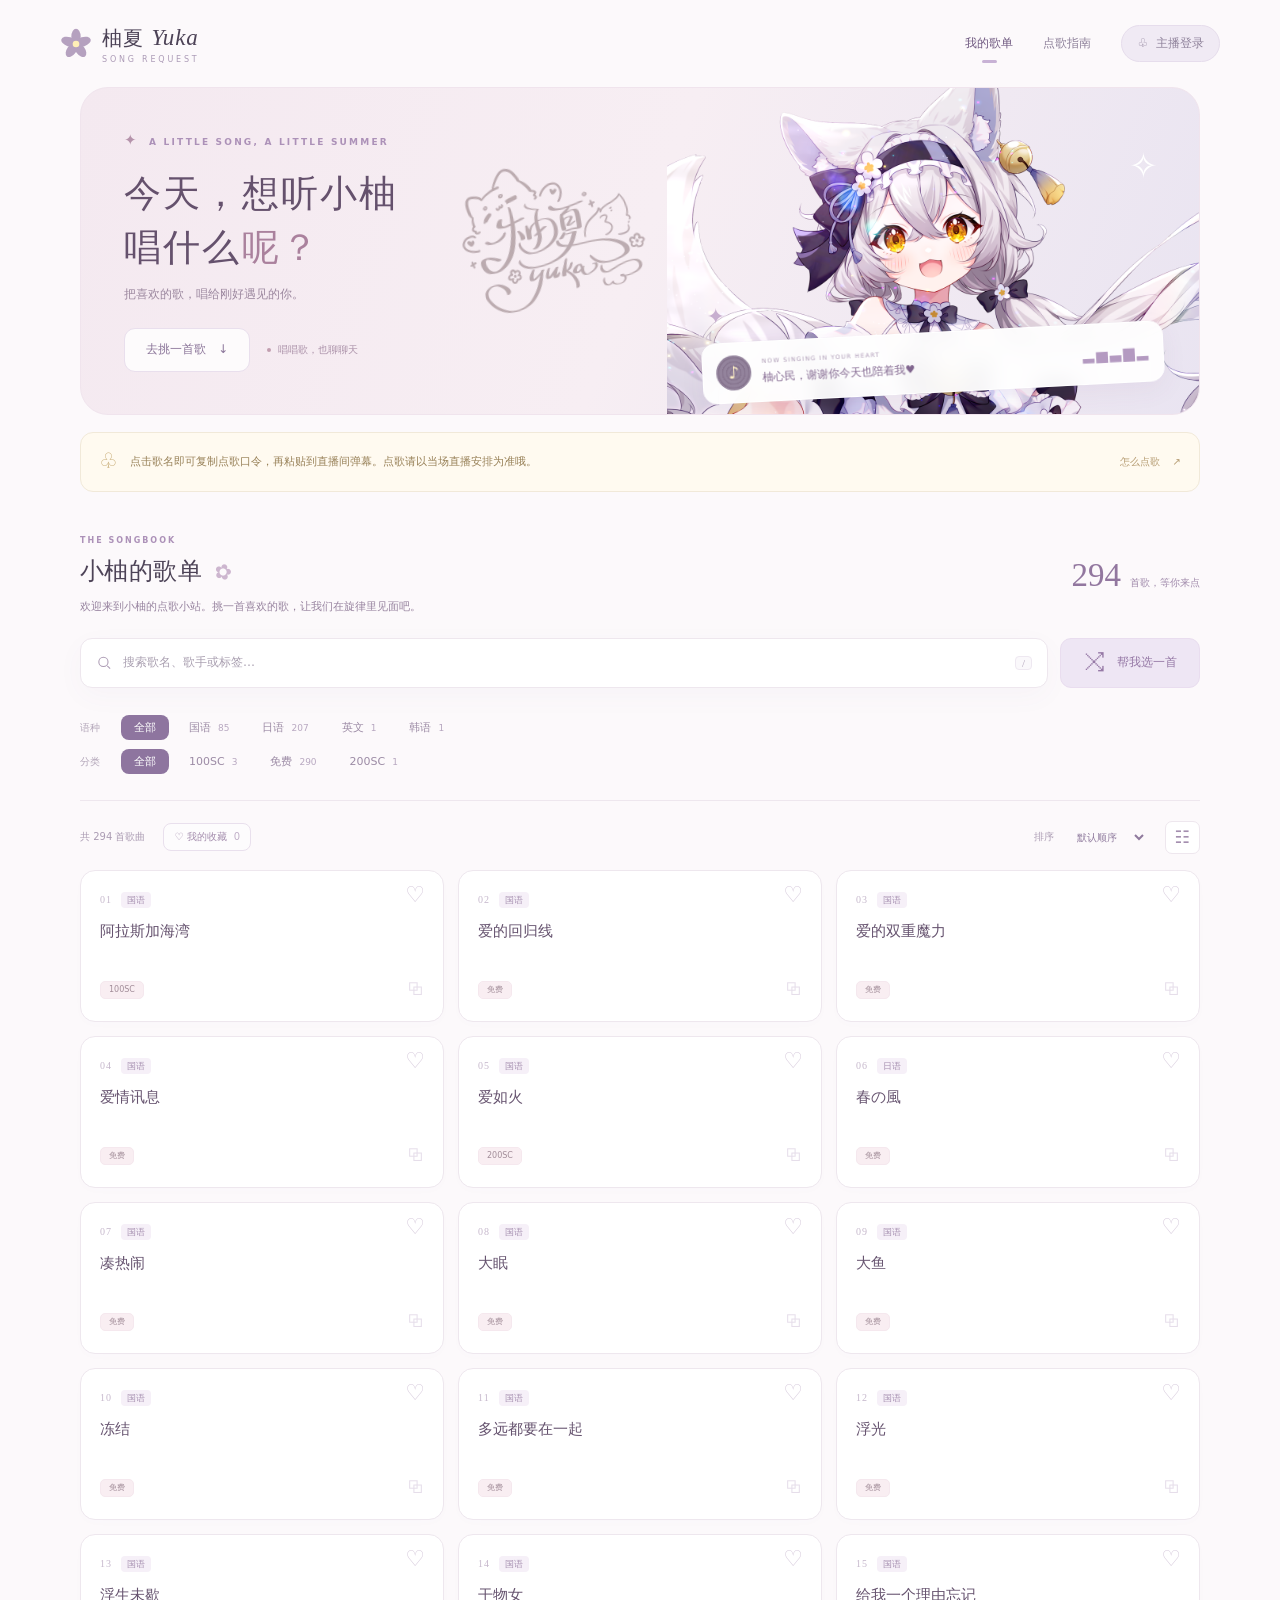
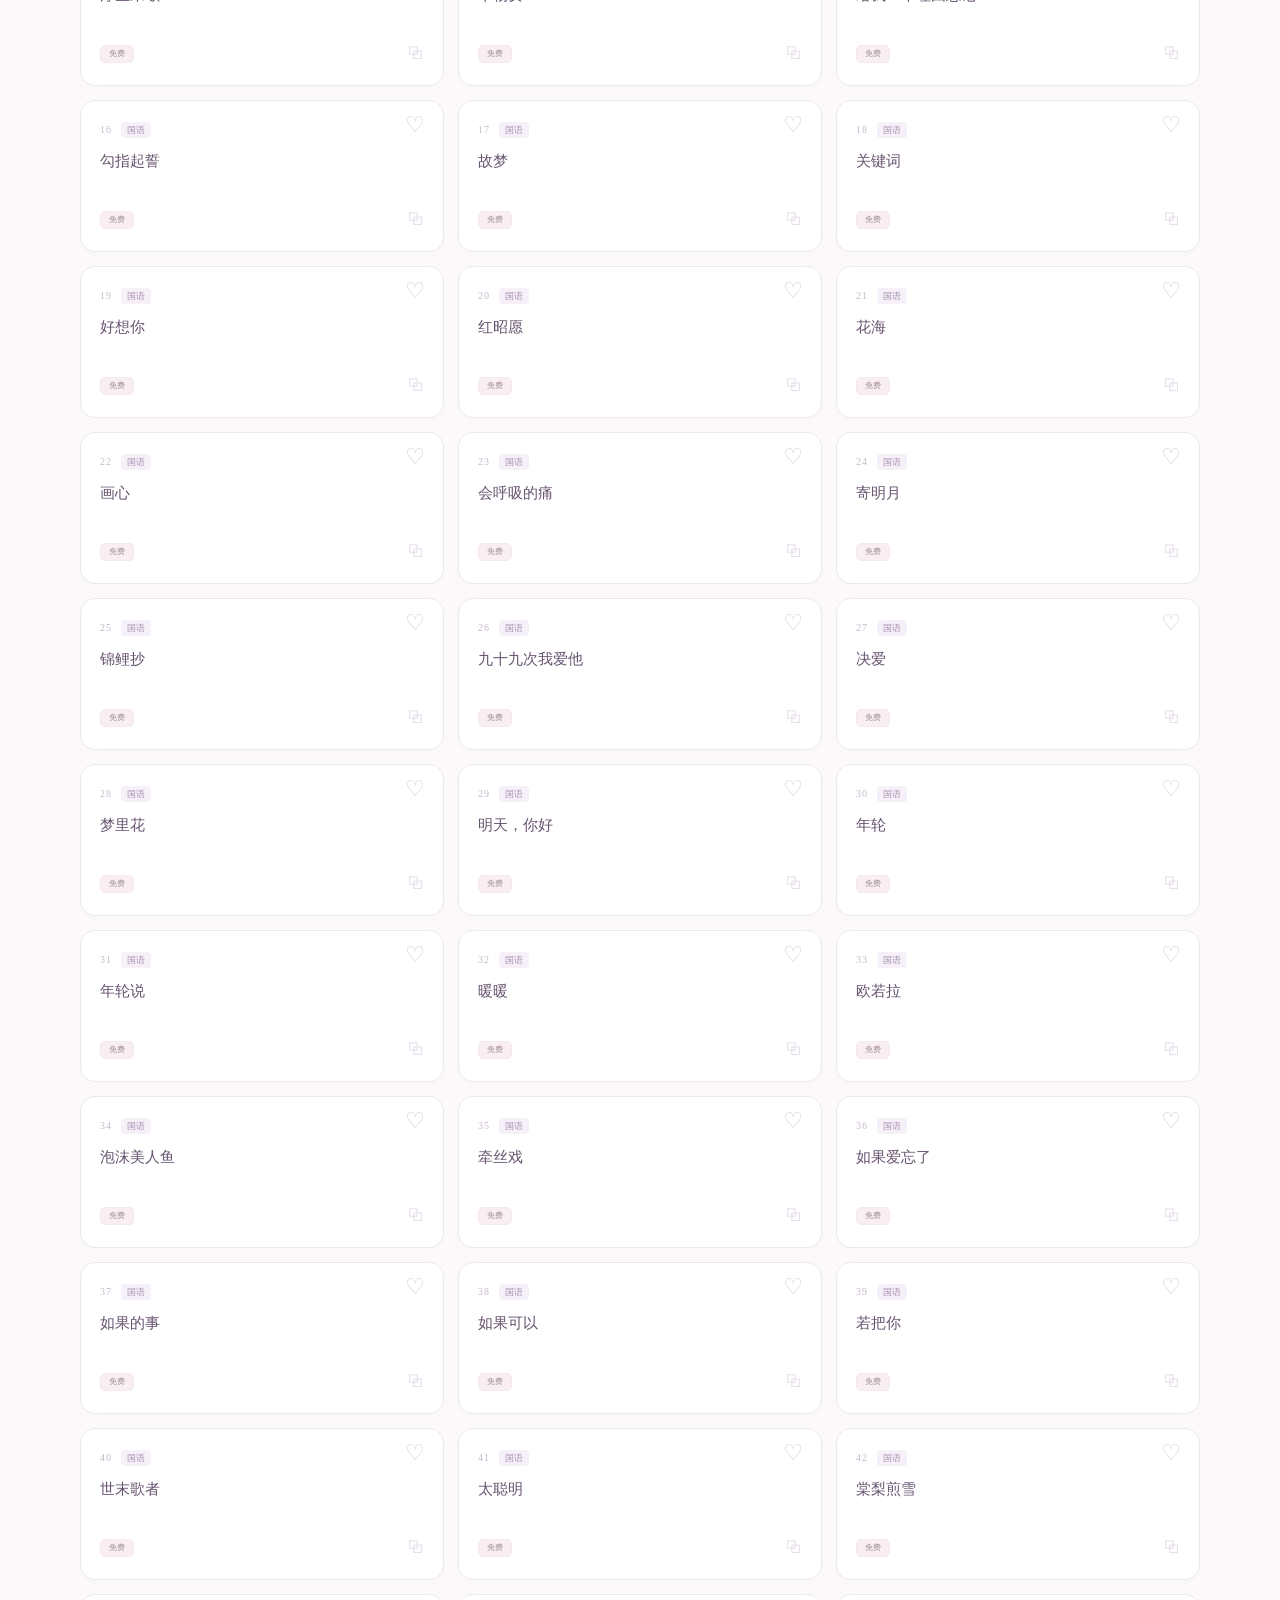
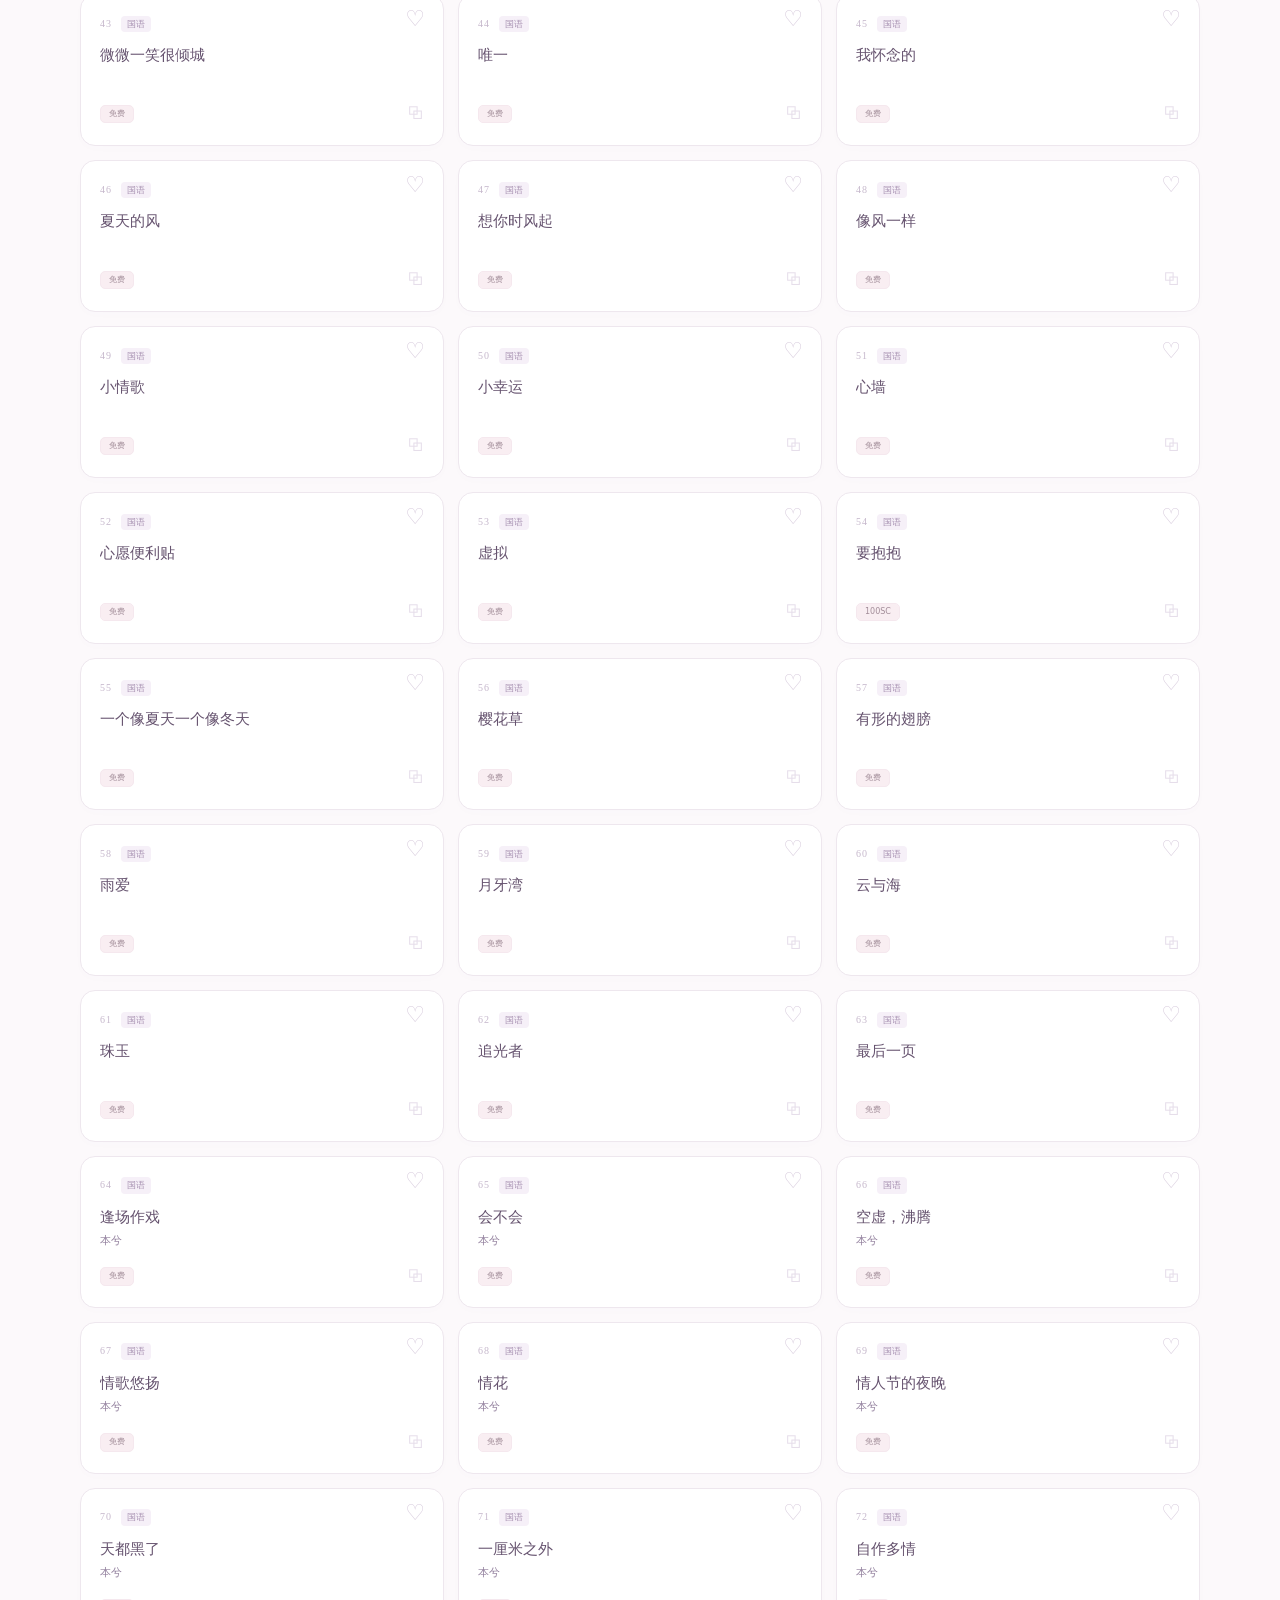
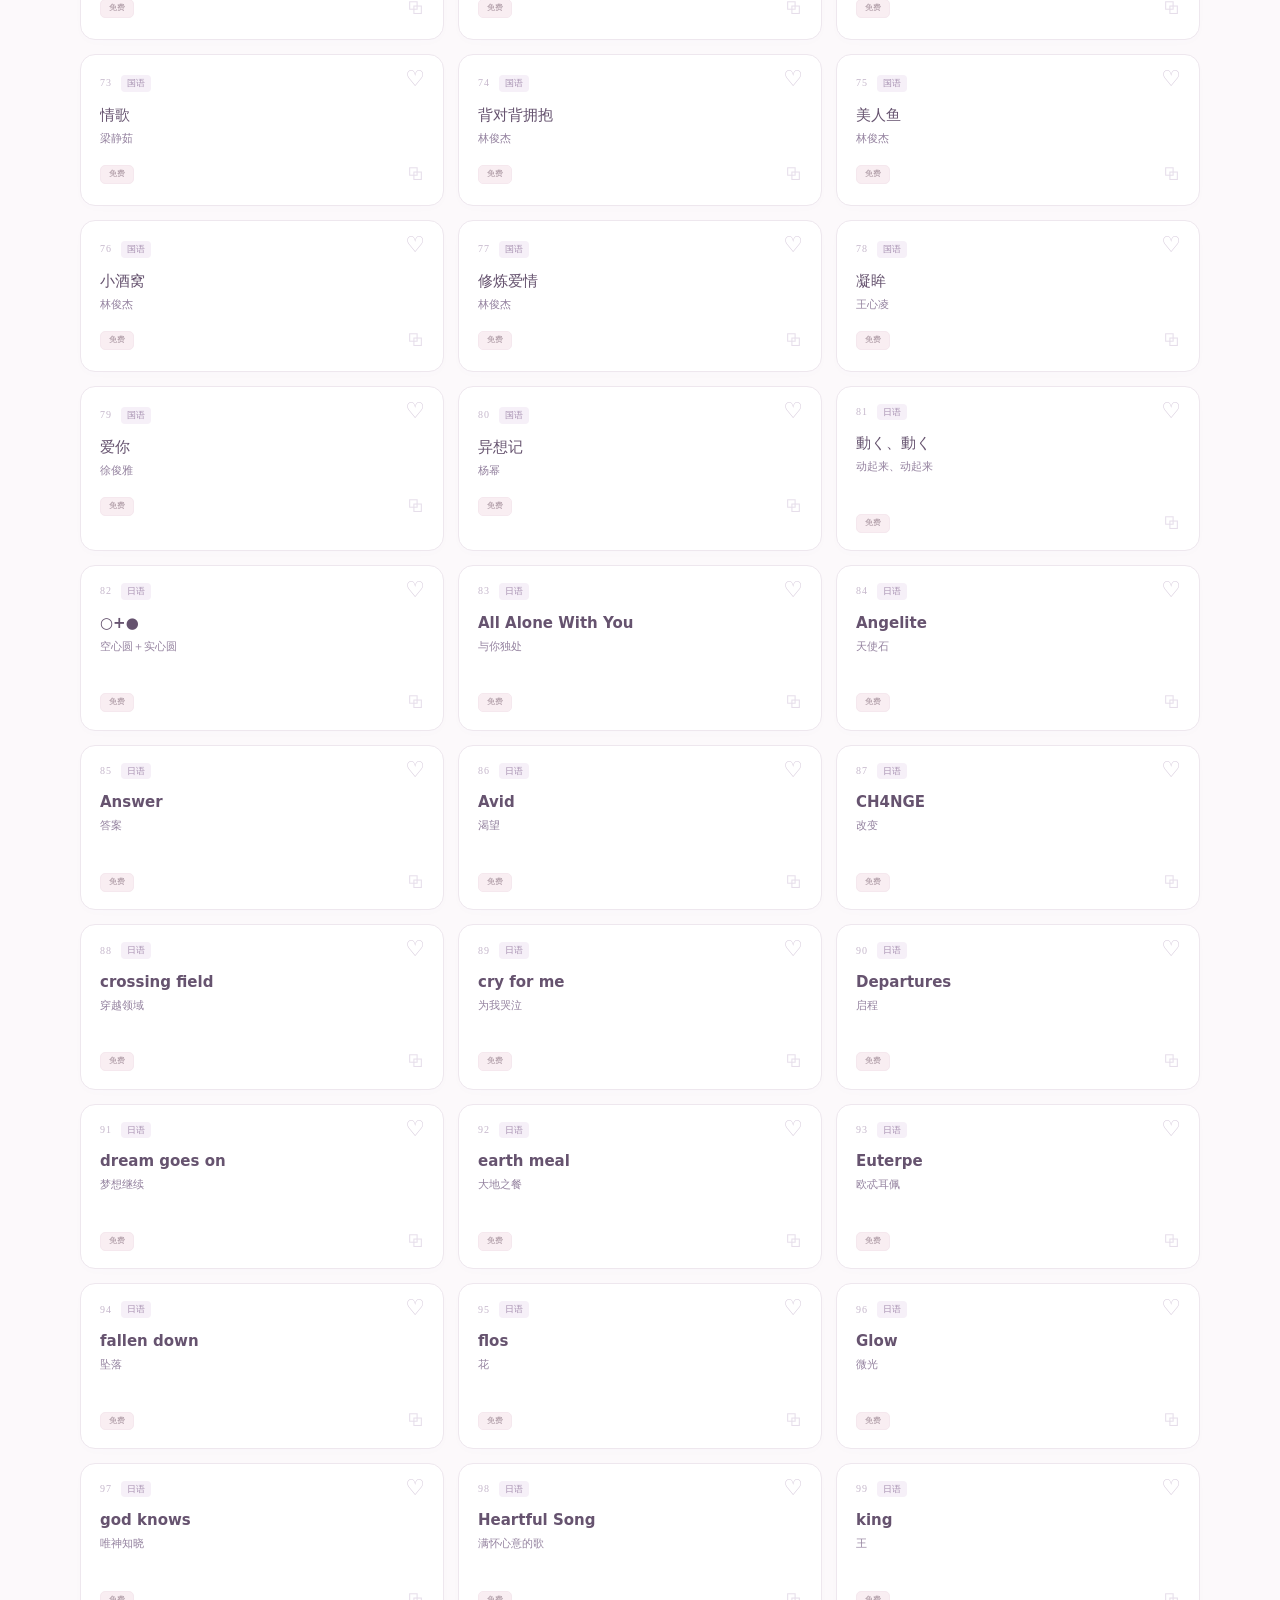
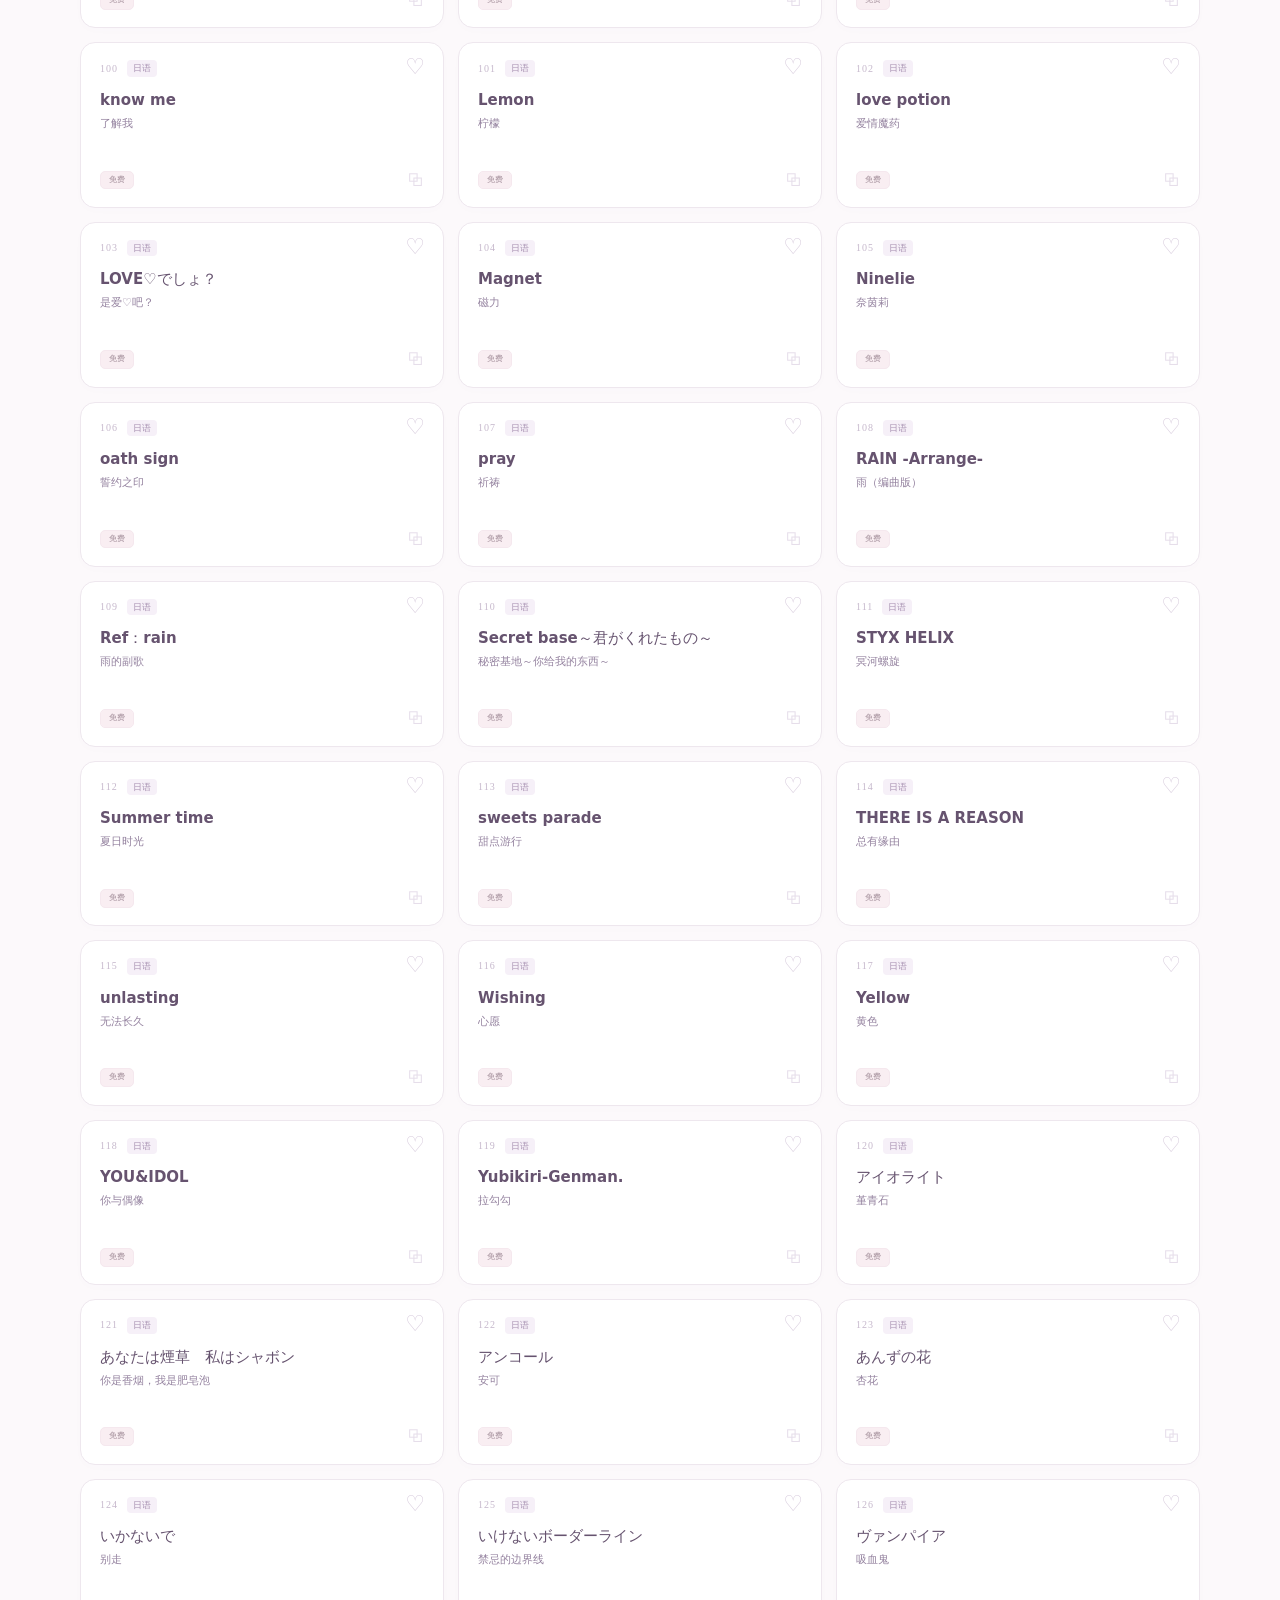
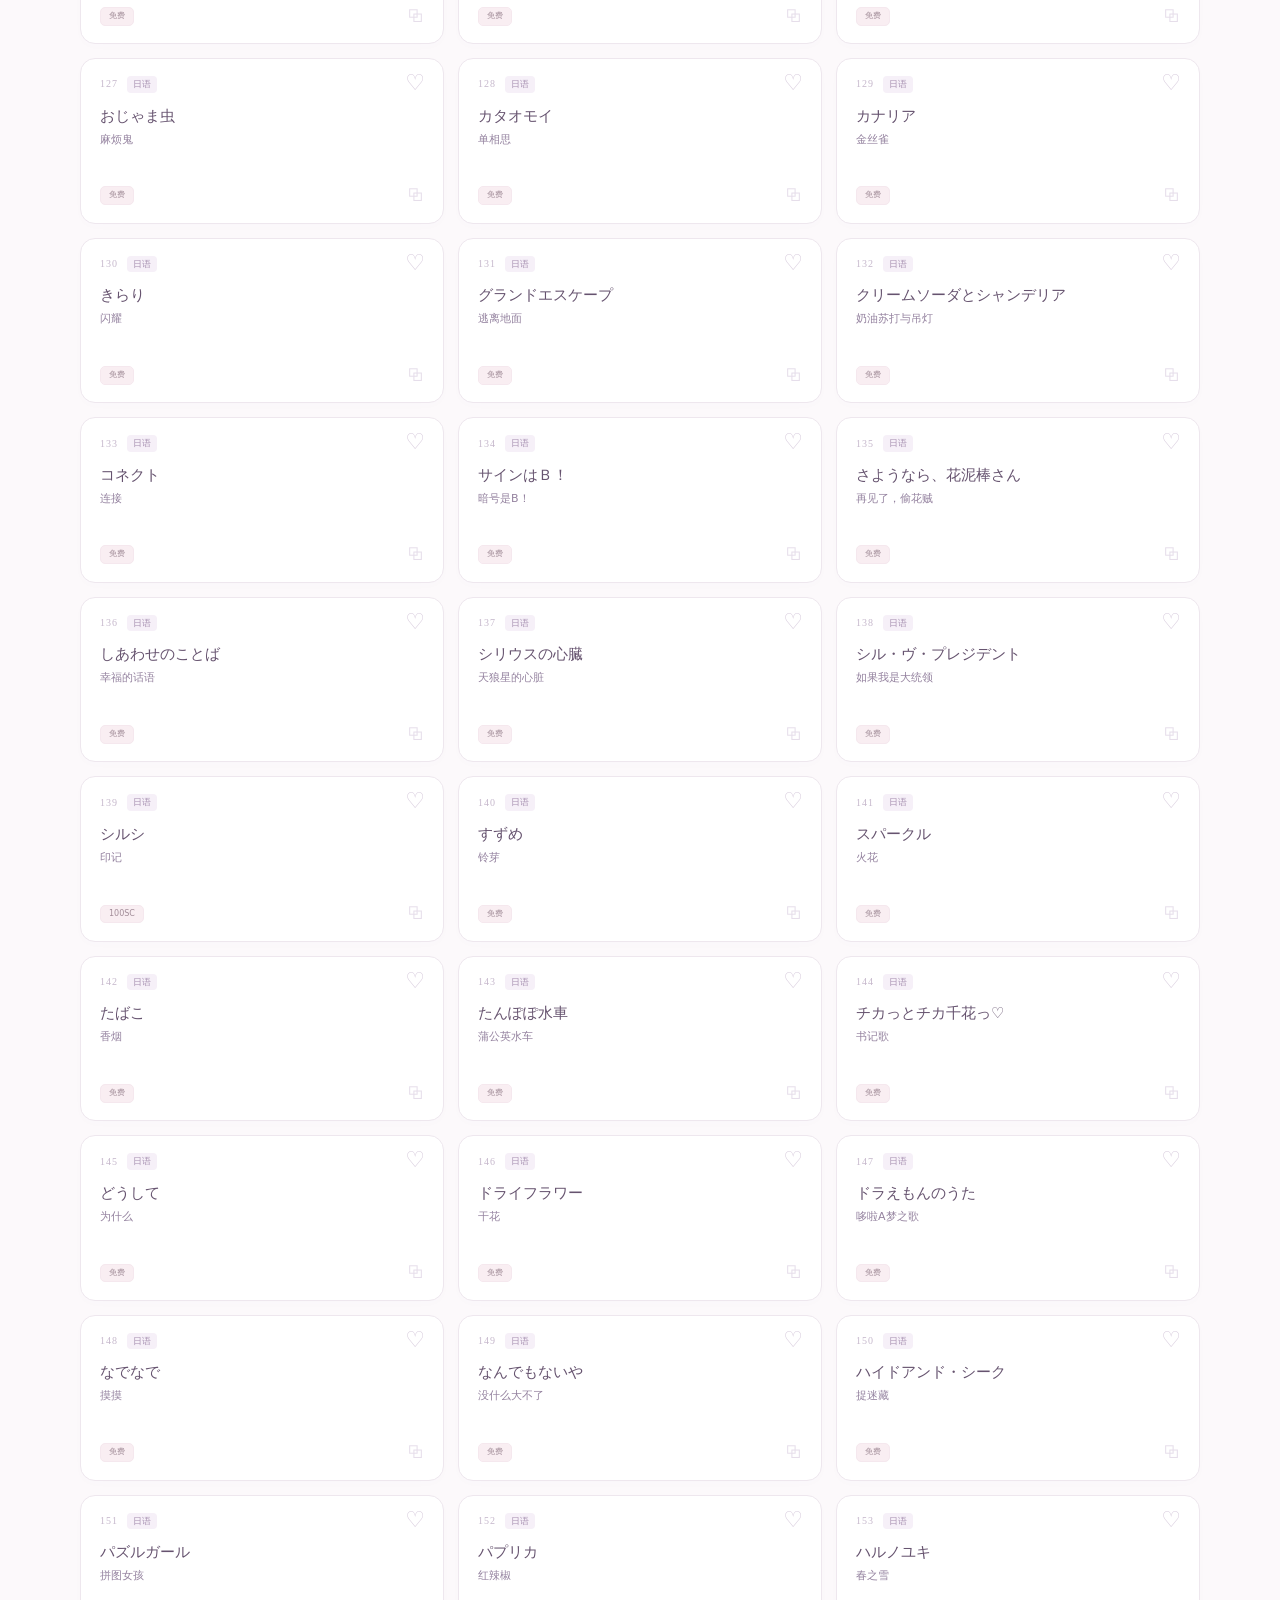
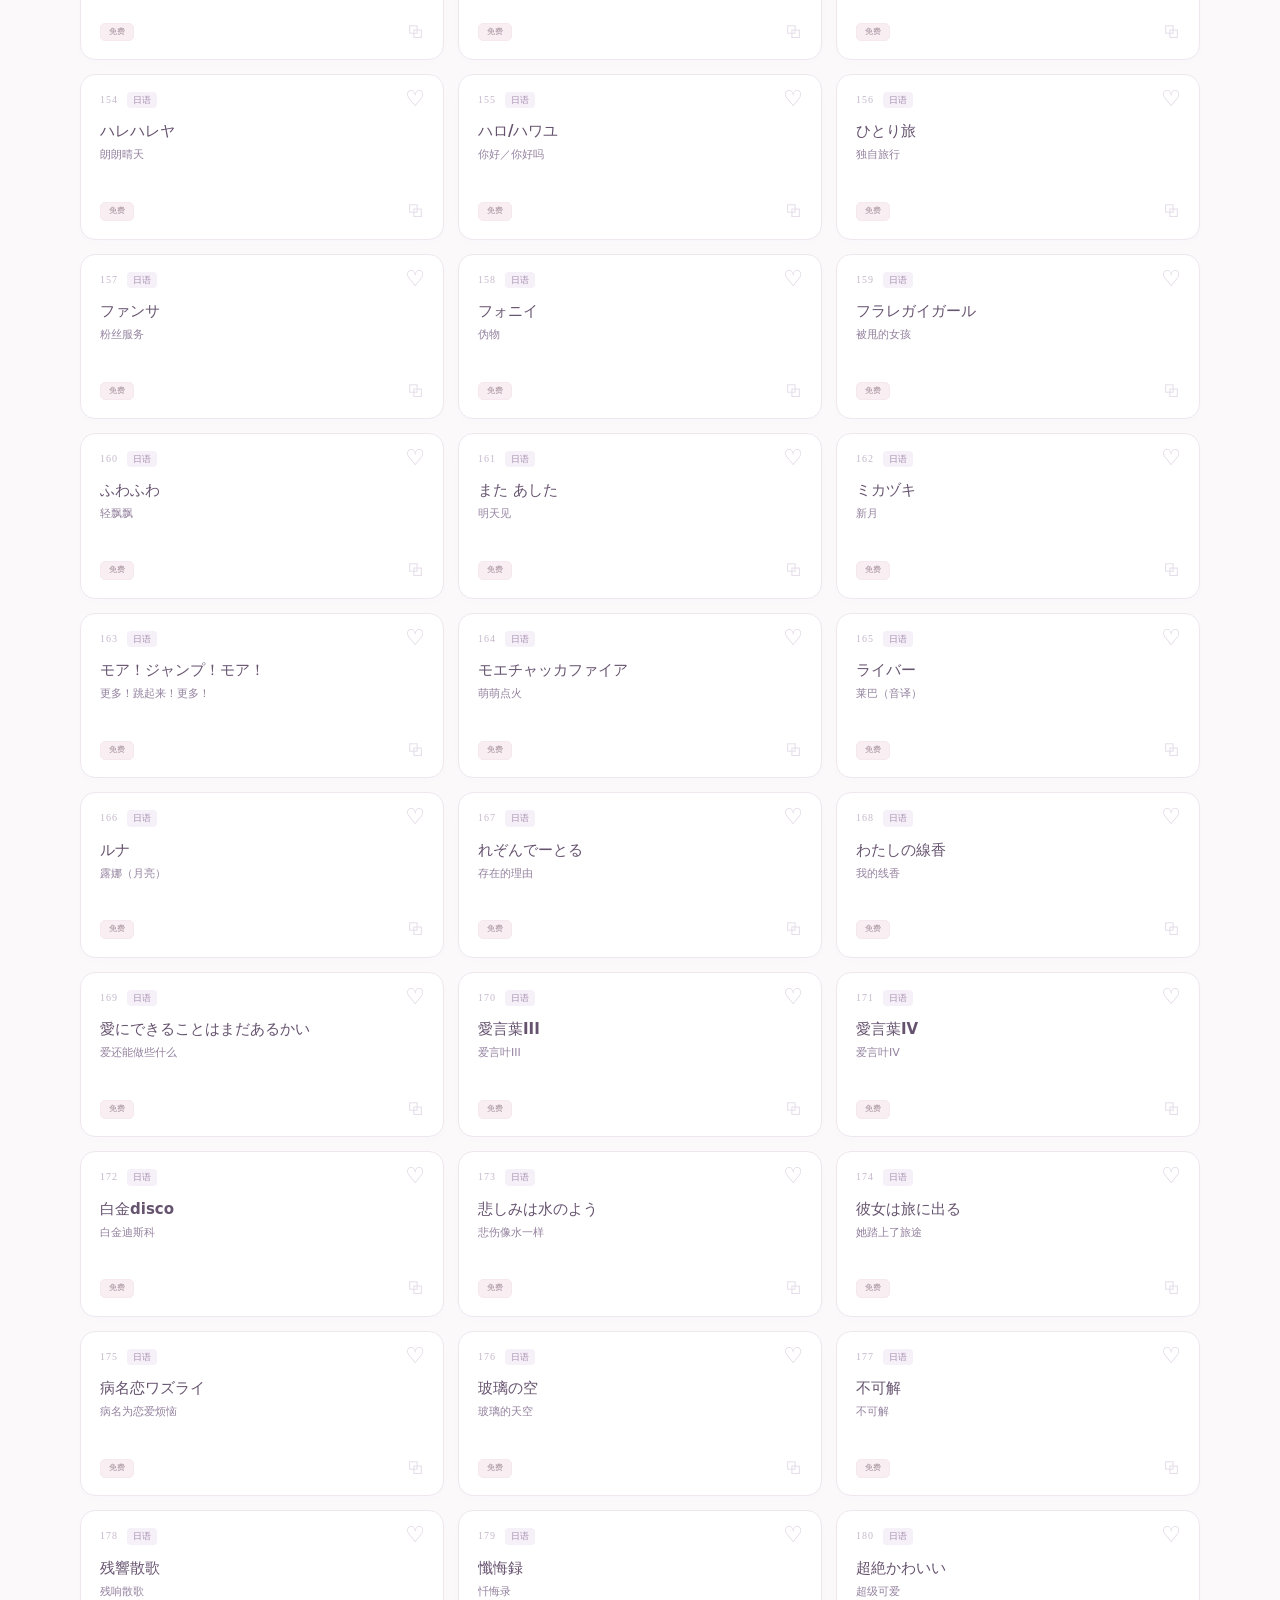
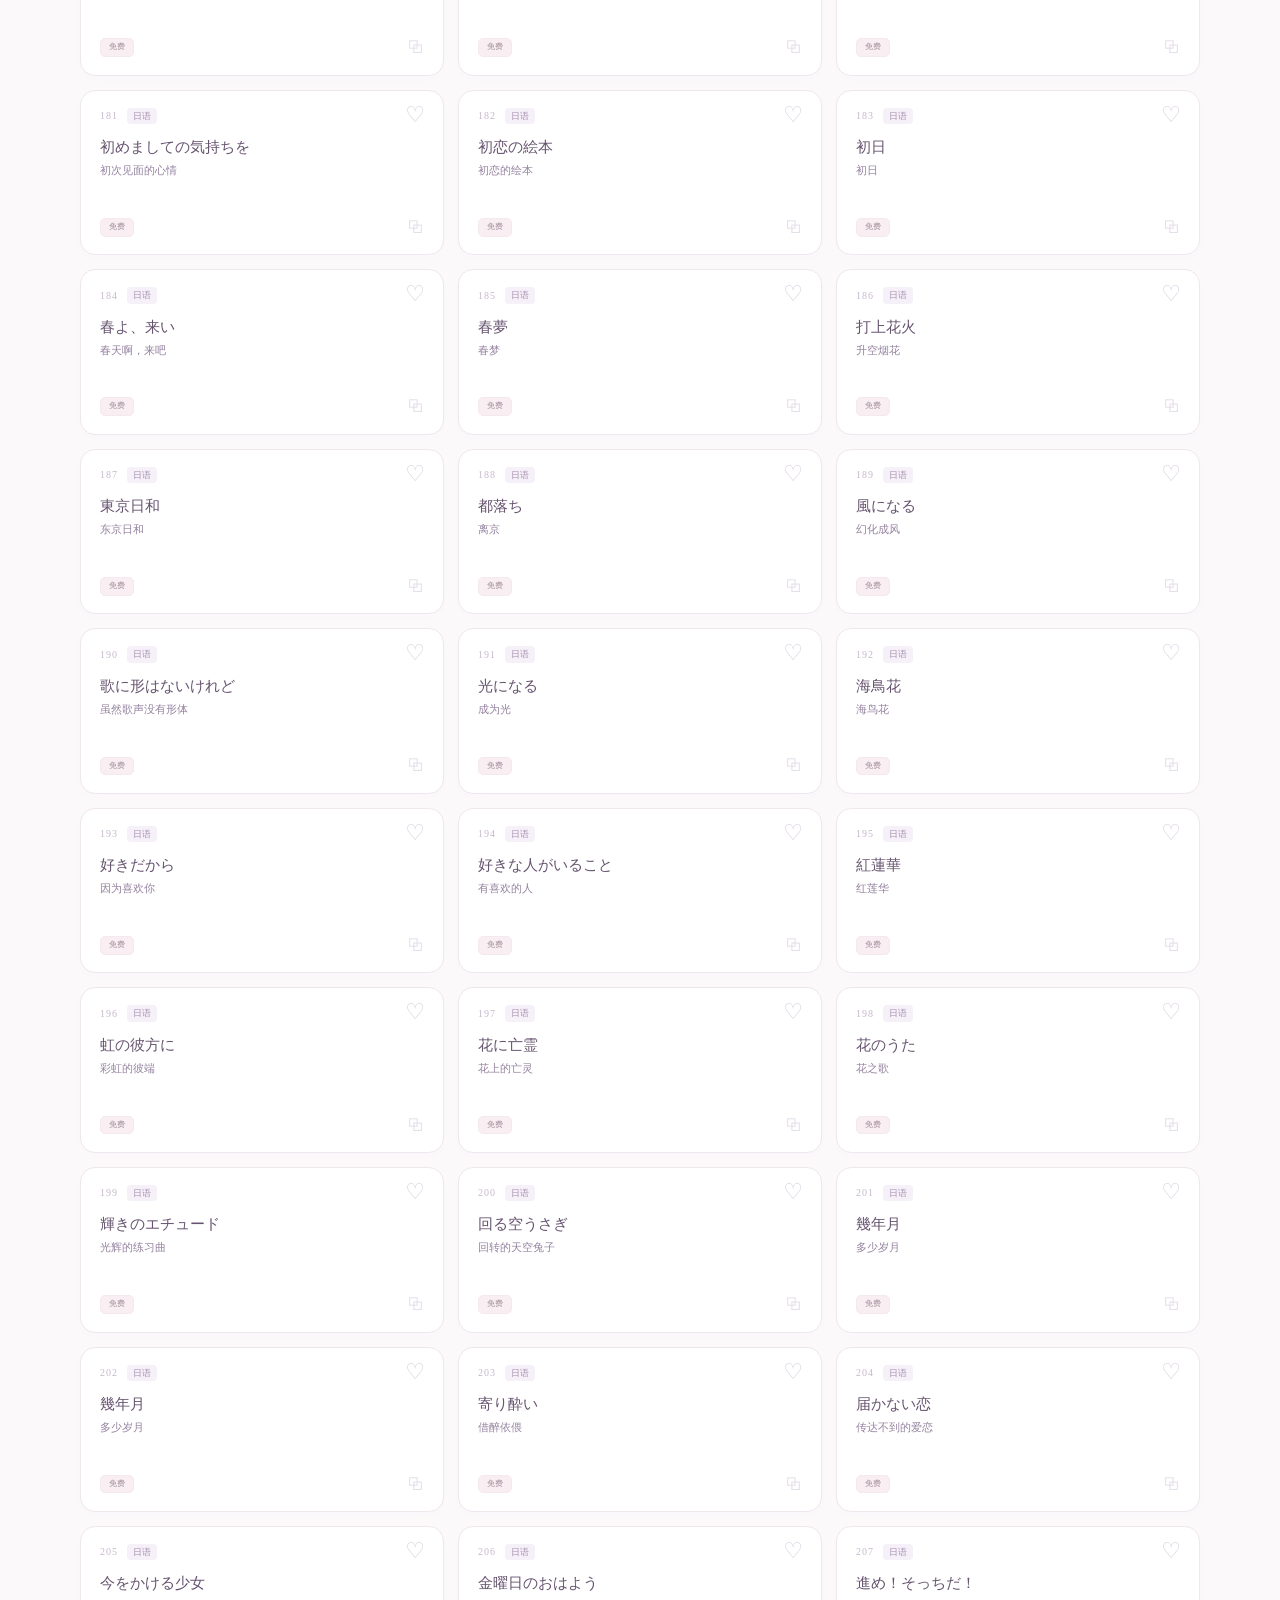
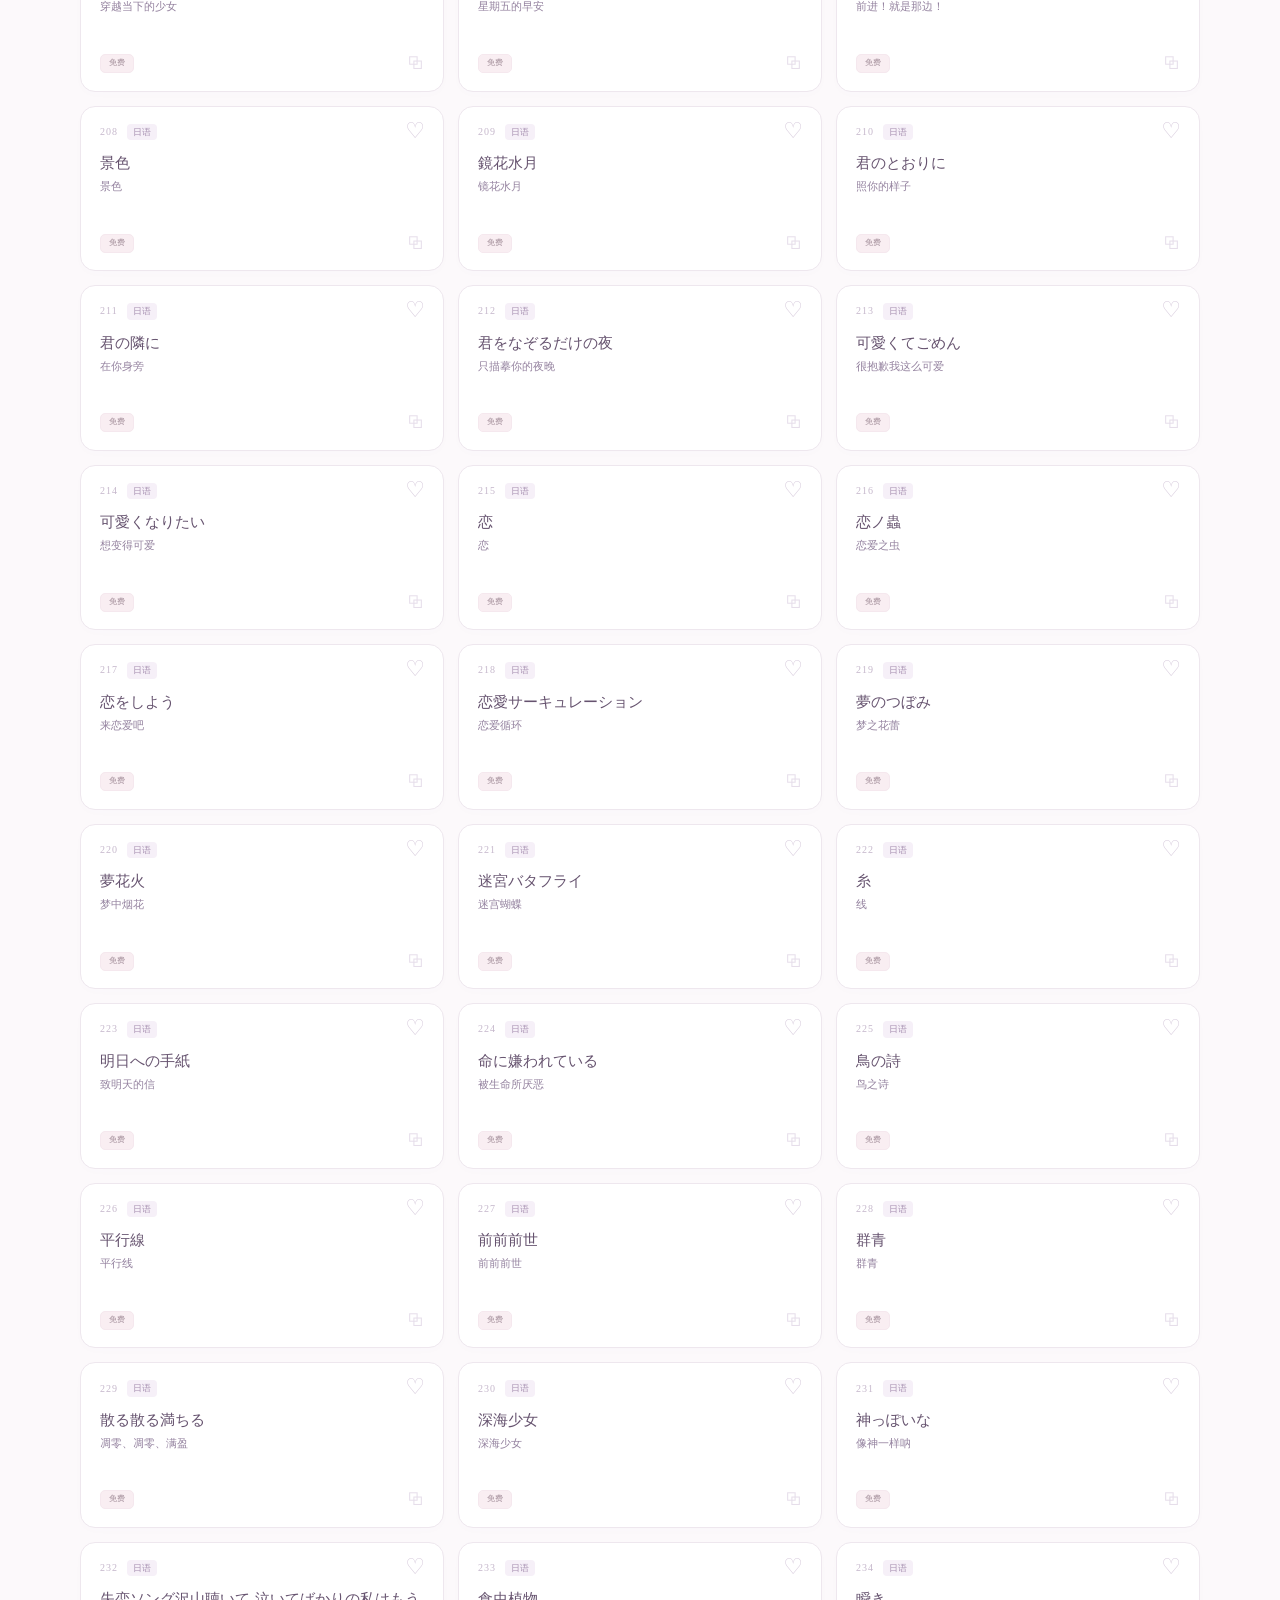
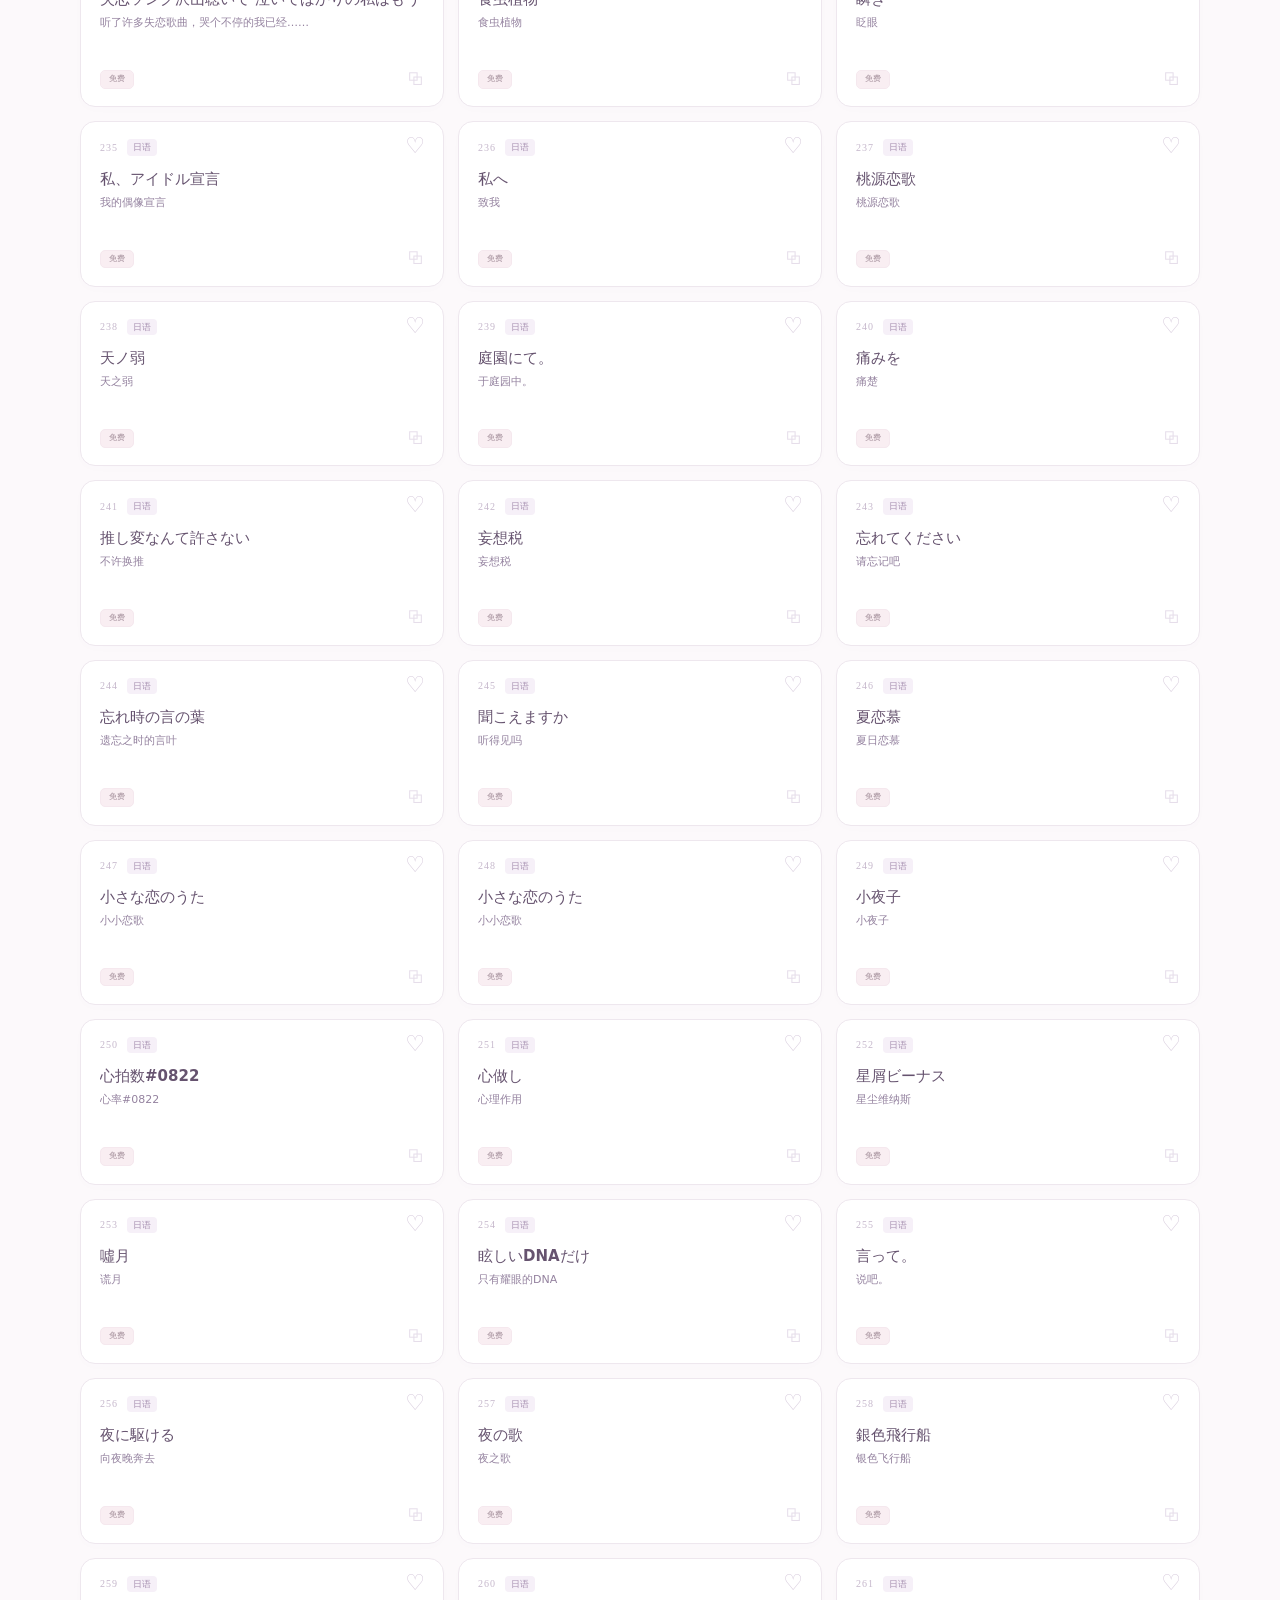
<file: index.html>
<!doctype html>
<html lang="zh-CN">
<head><meta charset="UTF-8"><meta name="viewport" content="width=device-width, initial-scale=1"><meta name="theme-color" content="#fbf7fa"><meta name="description" content="柚夏 Yuka 的点歌小站。找到喜欢的歌，点击歌名复制点歌口令。"><title>柚夏 Yuka · 点歌小站</title><link rel="icon" href="./assets/flower.svg" type="image/svg+xml"><link rel="stylesheet" href="./styles.css?v=20261027-studio"><script src="./app.js?v=20261027-studio" type="module"></script></head>
<body>
  <header class="site-header"><a class="brand" href="./" aria-label="柚夏点歌小站首页"><img src="./assets/flower.svg" alt="" width="32" height="32"><span><b>柚夏 <em>Yuka</em></b><small>SONG REQUEST</small></span></a><nav aria-label="主导航"><a class="nav-active" href="./">我的歌单</a><button class="plain" id="guide-open">点歌指南</button><a class="admin-link" href="./admin.html"><span aria-hidden="true">♧</span> 主播登录</a></nav></header>
  <main class="page">
    <section class="hero" aria-labelledby="hero-title"><img class="hero-signature" src="./assets/signature.jpg" alt=""><div class="hero-content"><span class="eyebrow"><span class="sparkle">✦</span> A LITTLE SONG, A LITTLE SUMMER</span><h1 id="hero-title">今天，想听小柚<br>唱什么<span class="handwritten">呢？</span></h1><p id="subtitle">把喜欢的歌，唱给刚好遇见的你。</p><div class="hero-actions"><a id="live-link" class="primary-button" hidden target="_blank" rel="noopener noreferrer">前往直播间 <span>↗</span></a><a class="soft-button" href="#songbook">去挑一首歌 <span>↓</span></a><span class="schedule" id="schedule">唱唱歌，也聊聊天</span></div></div><div class="hero-visual" aria-hidden="true"><span class="orbit orbit-one"></span><span class="orbit orbit-two"></span><span class="hero-star star-one">✧</span><span class="hero-star star-two">✦</span><div class="portrait-window"><img src="./assets/yuka-idol.webp" alt=""></div><div class="music-ticket"><span class="record">♪</span><span><small>NOW SINGING IN YOUR HEART</small><b>柚心民，谢谢你今天也陪着我♥</b></span><i>▂▅▃▆▂</i></div></div></section>
    <aside class="notice"><span class="notice-icon" aria-hidden="true">♧</span><p id="announcement">点击歌名即可复制点歌口令，再粘贴到直播间弹幕。</p><button id="notice-guide" class="plain">怎么点歌 <span>↗</span></button></aside>
    <section id="songbook" class="songbook" aria-labelledby="songbook-title"><div class="section-heading"><div><span class="eyebrow">THE SONGBOOK</span><h2 id="songbook-title">小柚的歌单<span class="tiny-flower">✿</span></h2><p id="description">挑一首喜欢的歌，让我们在旋律里见面吧。</p></div><div class="song-stats"><b id="song-count">—</b><span>首歌，等你来点</span></div></div>
      <div id="demo-notice" class="demo-notice" hidden>当前展示的是示例歌单，尚未导入 Yuka 的正式歌单。<a href="./admin.html">去导入自己的歌单 →</a></div>
      <div class="song-controls"><label class="search-wrap"><svg viewBox="0 0 24 24" aria-hidden="true"><circle cx="10.5" cy="10.5" r="6.5"/><path d="m16 16 4 4"/></svg><input type="search" id="search" placeholder="搜索歌名、歌手或标签…" autocomplete="off" aria-label="搜索歌名、歌手或标签"><kbd>/</kbd></label><button class="shuffle-button" id="random-song"><span aria-hidden="true">⤨</span> 帮我选一首</button></div>
      <div class="filter-area"><div class="filter-line"><span class="filter-label">语种</span><div id="languages" class="filter-chips" role="group" aria-label="按语种筛选"></div></div><div class="filter-line"><span class="filter-label">分类</span><div id="categories" class="filter-chips" role="group" aria-label="按分类筛选"></div></div></div>
      <div class="results-toolbar"><div><span id="result-count" aria-live="polite">正在加载歌单…</span><button id="favorites-filter" class="favorite-filter" aria-pressed="false">♡ 我的收藏 <span id="favorites-count">0</span></button></div><div class="view-options"><label>排序 <select id="sort" aria-label="歌曲排序"><option value="default">默认顺序</option><option value="title">歌名 A–Z</option></select></label><button id="view-toggle" class="icon-button" aria-label="切换为列表视图" aria-pressed="false">☷</button></div></div>
      <div id="song-grid" class="song-grid" aria-busy="true"><div class="loading-state">正在打开小柚的音乐盒…</div></div><div class="end-note" id="end-note">♪ &nbsp; 今天也想用歌声，陪你多待一会儿。</div>
    </section>
  </main><footer class="site-footer"><span class="footer-brand">柚夏 <em>Yuka</em> <span>✦</span></span><p>歌单会慢慢变长，喜欢你这件事也是。</p><small>© <span id="year"></span> Yuka · 为每一次相遇留一首歌</small><a href="./admin.html">歌单管理 ↗</a></footer>
  <div id="toast" class="toast" role="status" aria-live="polite" hidden></div>
  <dialog id="guide-dialog"><button class="dialog-x" data-close aria-label="关闭">×</button><span class="eyebrow">HOW TO REQUEST</span><h2>把这首歌，交给小柚 ♡</h2><ol id="rules-list"></ol><div class="request-example" id="request-example">点歌 銀色飛行船</div><button class="primary-button full-width" data-close>知道啦，去选歌</button></dialog>
  <dialog id="manual-copy"><button class="dialog-x" data-close aria-label="关闭">×</button><h2>长按复制这句口令</h2><p>浏览器暂时不允许自动复制，可以选中下面的文字手动复制。</p><input id="manual-text" readonly aria-label="点歌口令"><button class="primary-button full-width" data-close>复制好了</button></dialog>
</body></html>
</file>
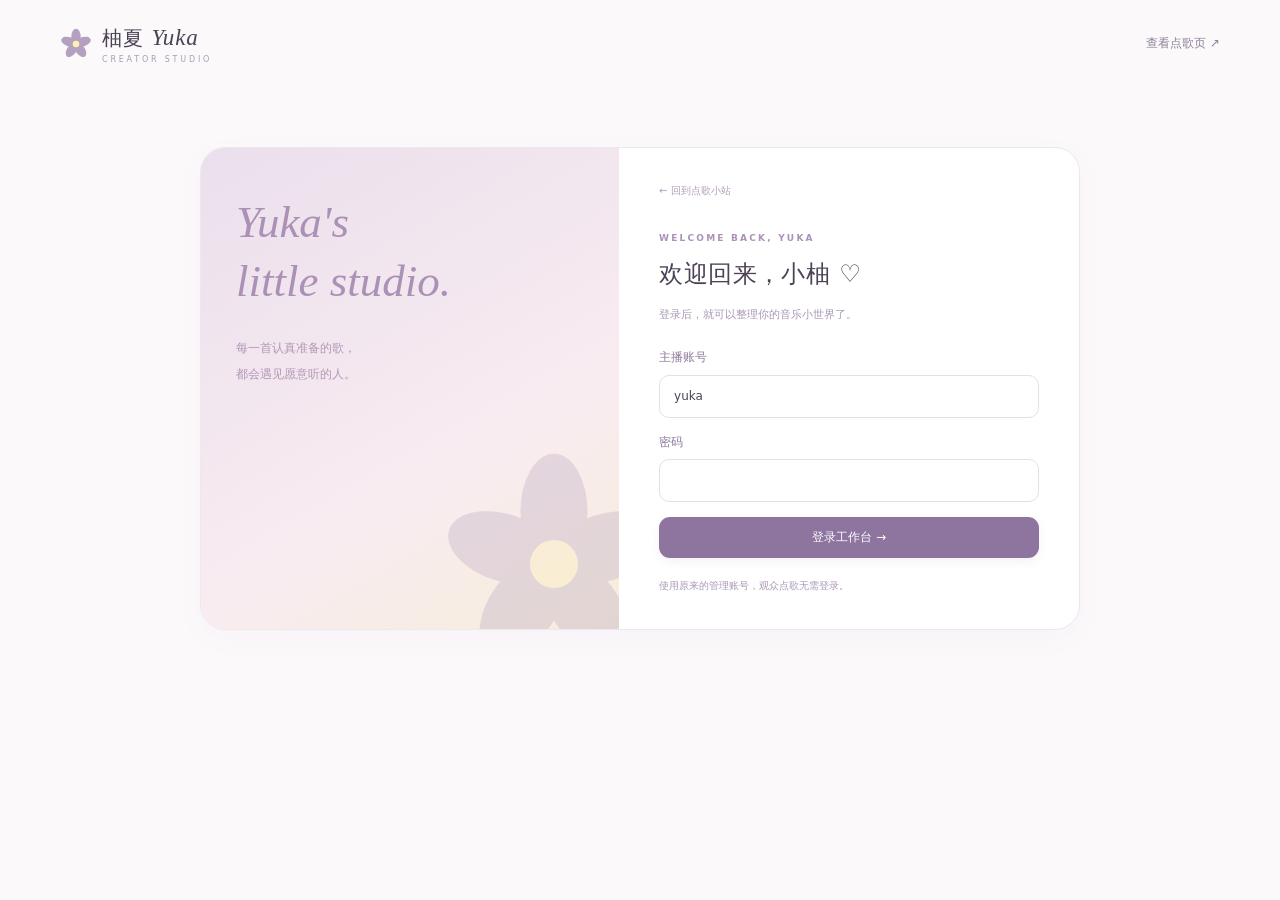
<file: admin.html>
<!doctype html>
<html lang="zh-CN">
<head><meta charset="UTF-8"><meta name="viewport" content="width=device-width,initial-scale=1"><meta name="theme-color" content="#fbf7fa"><title>主播工作台 · 柚夏 Yuka</title><link rel="icon" href="./assets/flower.svg" type="image/svg+xml"><link rel="stylesheet" href="./styles.css?v=20261027-studio"><link rel="stylesheet" href="./studio.css?v=20261027-studio"><script type="module" src="./admin.js?v=20261027-studio"></script></head>
<body class="admin-body">
<header class="site-header"><a class="brand" href="./"><img src="./assets/flower.svg" width="32" height="32" alt=""><span><b>柚夏 <em>Yuka</em></b><small>CREATOR STUDIO</small></span></a><nav><a href="./" target="_blank" rel="noopener">查看点歌页 ↗</a><button class="soft-button" id="logout" hidden>退出登录</button></nav></header>
<main id="auth-screen" class="auth-screen"><div class="auth-decoration" aria-hidden="true"><span>Yuka's<br>little studio.</span><p>每一首认真准备的歌，<br>都会遇见愿意听的人。</p><img src="./assets/flower.svg" alt=""></div><section class="auth-card"><a href="./" class="back-link">← 回到点歌小站</a><span class="eyebrow">WELCOME BACK, YUKA</span><h1>欢迎回来，小柚 ♡</h1><p>登录后，就可以整理你的音乐小世界了。</p><form id="auth-form"><label>主播账号<input name="username" autocomplete="username" value="yuka" required maxlength="100"></label><label>密码<input type="password" name="password" autocomplete="current-password" required maxlength="200"></label><p class="form-error" id="auth-error" role="alert"></p><button class="primary-button full-width" id="auth-submit" type="submit">登录工作台 →</button></form><p class="auth-tip">使用原来的管理账号，观众点歌无需登录。</p></section></main>
<main id="studio" class="studio" hidden>
<aside class="studio-sidebar"><span class="eyebrow">MY LITTLE STUDIO</span><h2>主播工作台</h2><a href="#manage" class="sidebar-tab active">♫ <span>歌单管理</span></a><button class="sidebar-tab" id="sidebar-import">↑ <span>导入歌单</span></button><a href="#help" class="sidebar-tab">♧ <span>使用说明</span></a><div class="sidebar-foot"><img src="./assets/flower.svg" alt=""><p>慢慢整理，慢慢唱。<br>这里的每一首歌都是你的心意。</p></div></aside>
<div class="studio-main"><section id="manage"><div class="studio-heading"><div><span class="eyebrow">YOUR SONGS, YOUR STAGE</span><h1>整理你的歌单 <span>✿</span></h1><p>新增一首心动的歌，或者把整份歌单带过来。</p></div><button class="primary-button" id="add-song" disabled>＋ 添加歌曲</button></div>
<div class="metric-grid"><div><span>全部歌曲</span><b id="admin-total">—</b><small>每一首，都认真准备</small></div><div><span>免费点歌</span><b id="admin-free">—</b><small>等待被你选中的旋律</small></div><div><span>歌曲语种</span><b id="admin-languages">—</b><small>用不同语言唱给你听</small></div></div>
<div class="sync-notice" role="status" id="sync-status">正在读取线上歌单…</div>
<div class="admin-toolbar"><label class="search-wrap"><span aria-hidden="true">⌕</span><input type="search" id="admin-search" placeholder="搜索歌名或歌手…" aria-label="管理歌单搜索"></label><div><button class="soft-button" id="reload-songs">刷新线上歌单</button><button class="soft-button" id="import-open" disabled>↑ 导入歌单</button><button class="soft-button" id="export-xlsx" disabled>↓ 导出 Excel</button><button class="plain backup-link" id="export-json" disabled>备份</button></div></div>
<div class="table-wrap"><table class="song-table"><thead><tr><th>歌曲 / 歌手</th><th>语种 · SC点歌</th><th>标签 / 歌切 / 备注</th><th>操作</th></tr></thead><tbody id="admin-songs"><tr><td colspan="4">正在读取歌单…</td></tr></tbody></table></div><p class="table-foot" id="admin-result"></p>
<div class="save-bar"><div><strong id="save-status">歌单读取中</strong><p>修改先保留在当前页面，点击保存后才会更新网站。</p></div><button class="primary-button" id="save-songs" disabled>保存到线上歌单 ♡</button></div></section>
<section id="help" class="studio-help"><span class="eyebrow">A LITTLE NOTE</span><h2>给小柚的使用说明</h2><ol><li>登录后会自动读取最新的线上歌单。</li><li>添加、编辑、删除或导入后，记得点击“保存到线上歌单”。</li><li>保存成功后，点歌页通常需要约 1 分钟更新，请稍后刷新查看。</li><li>导入前可先点“备份”。Excel 的第一行使用“曲名、中文译名、原唱、语种、SC点歌、标签、歌切、备注”。</li></ol><p>网站标语、立绘和配色由网页文件管理；账号密码由原后台管理者维护。</p></section></div></main>
<dialog id="song-dialog" class="wide-dialog"><button class="dialog-x" data-close aria-label="关闭">×</button><span class="eyebrow">ONE MORE SONG</span><h2 id="song-dialog-title">添加一首歌</h2><form id="song-form"><label>歌名（原文） <span class="required">*</span><input name="name" required maxlength="250"></label><label>原唱 / 歌手<input name="artist" maxlength="250"></label><div class="two-fields"><label>语种<select name="lang" id="song-language" required><option value="国语">国语</option><option value="日语">日语</option><option value="韩语">韩语</option><option value="英文">英文</option></select></label><label>SC点歌<input name="sc" list="sc-list" maxlength="60"><datalist id="sc-list"><option>免费</option><option>50</option><option>100</option></datalist><small>免费填“免费”，付费填数字即可。</small></label></div><label id="translation-field" hidden>中文译名<input name="nameZh" maxlength="250" placeholder="填写这首歌的中文译名" disabled><small>用于展示和搜索；点歌仍复制原文歌名。可以留空，之后再补。</small></label><label>标签<input name="tags" maxlength="1000" placeholder="治愈、抒情、动漫…"></label><label>歌切<input name="cut" maxlength="1500" placeholder="可以填写歌切链接或说明"></label><label>备注<textarea name="note" rows="2" maxlength="1500"></textarea></label><button type="submit" class="primary-button full-width">保留修改 ♡</button></form></dialog>
<dialog id="import-dialog" class="wide-dialog import-dialog"><button class="dialog-x" data-close aria-label="关闭">×</button><span class="eyebrow">BRING YOUR SONGBOOK</span><h2>把整份歌单带过来</h2><p class="muted">支持 .xlsx，最多 5 MB / 5000 首。导入后仍需点击保存，才会更新线上歌单。</p><label class="upload-zone" id="upload-zone"><span>↑</span><b>点击选择，或把歌单拖到这里</b><small id="file-label">Excel · .xlsx</small><input type="file" id="import-file" accept=".xlsx" aria-label="选择 Excel 歌单"></label><a class="text-link" href="./assets/yuka-import-template.xlsx" id="download-template" download>下载 Excel 模板 ↗</a><div id="import-preview" hidden><div class="import-summary" id="import-summary"></div><div class="table-wrap preview-table"><table><thead><tr><th>歌名</th><th>歌手</th><th>语种</th><th>SC点歌</th></tr></thead><tbody id="preview-rows"></tbody></table></div><p class="muted">最多预览前 20 首。重复歌曲会在确认时显示数量。</p><label>导入方式<select id="import-mode"><option value="append">追加新歌，跳过已有同名同歌手歌曲</option><option value="replace">用这份表格替换当前全部歌单</option></select></label><button class="primary-button full-width" id="import-confirm">确认带入当前页面</button></div><p class="form-error" id="import-error" role="alert"></p></dialog>
<dialog id="confirm-dialog"><span class="eyebrow">JUST ONE MORE CHECK</span><h2 id="confirm-title"></h2><p id="confirm-text" class="muted"></p><div class="dialog-actions"><button class="soft-button" id="confirm-cancel">再想想</button><button class="primary-button" id="confirm-ok">确认</button></div></dialog>
<div id="toast" class="toast" role="status" aria-live="polite" hidden></div>
</body></html>
</file>
<file: styles.css>
@charset "UTF-8";
:root{--bg:#fcf9fb;--paper:#fff;--ink:#4d4357;--muted:#958a9d;--purple:#8e759f;--purple-deep:#705a81;--lavender:#f1eaf5;--pink:#f7e6ed;--rose:#c88b9f;--line:#eee7ee;--cream:#fbf3da;--radius:22px;--shadow:0 8px 28px #7e608309;font-family:"Microsoft YaHei","PingFang SC","Hiragino Sans GB",system-ui,sans-serif;color:var(--ink);font-synthesis:none;scroll-behavior:smooth}
*{box-sizing:border-box}body{margin:0;background:var(--bg);font-size:14px;line-height:1.6}button,input,select,textarea{font:inherit}button,a,input,textarea,select{-webkit-tap-highlight-color:transparent}button,a{touch-action:manipulation}button{cursor:pointer}button:disabled{cursor:wait;opacity:.55}button{color:inherit}a{color:inherit;text-decoration:none}button:focus-visible,a:focus-visible,input:focus-visible,select:focus-visible,textarea:focus-visible{outline:3px solid #c6acd6;outline-offset:3px}button{border:0}img{display:block;max-width:100%}[hidden]{display:none!important}h1,h2,h3,p{margin:0}h1,h2{font-weight:650;letter-spacing:.02em}input,textarea,select{min-width:0}input,textarea{width:100%;padding:11px 14px;border:1px solid #e7deea;border-radius:10px;background:#fff;color:var(--ink)}textarea{resize:vertical}input::placeholder,textarea::placeholder{color:#aaa0b1}input[type=checkbox]{width:16px;height:16px;accent-color:var(--purple)}small{font-size:11px}.plain{padding:5px 0;background:none}.muted{color:var(--muted);font-size:12px}.text-link{color:var(--purple);text-decoration:underline;text-underline-offset:4px;font-size:12px}.site-header{height:87px;max-width:1240px;padding:0 40px;margin:auto;display:flex;align-items:center;justify-content:space-between;gap:20px}.brand{display:flex;gap:10px;align-items:center}.brand b{display:block;font-size:20px;font-weight:650;letter-spacing:.04em}.brand em,.footer-brand em{font-family:Georgia,serif;font-weight:400;font-size:23px}.brand small{display:block;color:#ac9bb7;font-size:8px;letter-spacing:2.8px;margin-top:-3px}.site-header nav{display:flex;gap:30px;align-items:center;font-size:12px}.site-header nav>a,.site-header nav>.plain{color:#8e819a}.site-header .nav-active{color:var(--purple-deep)}.nav-active:after{content:"";display:block;width:15px;height:3px;border-radius:3px;background:#c8b2d5;margin:7px auto -10px}.admin-link{background:#f0eaf4;border:1px solid #e6ddec;border-radius:30px;padding:8px 15px}.admin-link span{margin-right:4px}.page{max-width:1160px;padding:0 20px;margin:auto}.eyebrow{display:block;font-size:9px;color:#ac91b8;letter-spacing:2.2px;font-weight:600}.hero{height:328px;position:relative;display:grid;grid-template-columns:1.1fr 1fr;overflow:hidden;border-radius:28px;background:linear-gradient(110deg,#f4e9f0 0%,#f7eef3 50%,#e9e4f1 100%);border:1px solid #f0e4ed}.hero-content{padding:40px 0 30px 43px;position:relative;z-index:2}.sparkle{font-size:15px;margin-right:5px;color:#b593ab}.hero h1{font-size:37px;line-height:1.45;font-weight:650;margin:15px 0 11px;letter-spacing:.06em;color:#65516d}.handwritten{color:#aa819d;font-weight:400}.hero p{font-size:12px;color:#9c889f}.hero-actions{display:flex;align-items:center;gap:17px;margin-top:24px}.primary-button,.soft-button,.shuffle-button,.danger-button{display:inline-flex;align-items:center;justify-content:center;gap:12px;border-radius:11px;padding:11px 21px;font-size:12px;font-weight:500;transition:background .18s,transform .18s}.primary-button{background:var(--purple);color:white;box-shadow:0 4px 9px #8e759f18}.primary-button:hover{background:var(--purple-deep);transform:translateY(-1px)}.soft-button{background:#fff9;border:1px solid #e9dfed;color:#8b7599}.soft-button:hover{background:var(--lavender)}.hero .soft-button{background:#fffc}.schedule{font-size:10px;color:#ac93aa;display:inline-flex;align-items:center;gap:7px}.schedule:before{content:"";width:4px;height:4px;border-radius:50%;background:#c29fb0}.hero-visual{position:relative;isolation:isolate}.orbit{position:absolute;border:1px solid #fff8;border-radius:50%;width:315px;height:315px;top:30px;left:25px;z-index:-1}.orbit-two{width:370px;height:370px;top:2px;left:-2px;border-style:dashed;opacity:.65}.hero-script{font-family:Georgia,serif;font-style:italic;position:absolute;font-size:90px;letter-spacing:6px;color:#fff7;top:40px;left:-30px;z-index:0;transform:rotate(-13deg)}.hero-star{position:absolute;color:white;z-index:3}.star-one{font-size:35px;top:50px;right:41px}.star-two{font-size:22px;bottom:80px;left:40px;color:#c7afcf}.portrait-window{position:absolute;inset:0;overflow:hidden;mix-blend-mode:multiply}.portrait-window img{position:absolute;max-width:none;width:930px;height:auto;top:-143px;left:-181px}.music-ticket{position:absolute;bottom:21px;left:35px;right:35px;background:#fffffff0;backdrop-filter:blur(10px);border:1px solid #fff;border-radius:14px;display:flex;gap:11px;align-items:center;padding:12px 13px;box-shadow:0 8px 25px #6e4b7c12;z-index:4;transform:rotate(-3deg)}.record{height:35px;width:35px;flex-shrink:0;border-radius:50%;display:grid;place-items:center;background:repeating-radial-gradient(circle,#93839c 0 2px,#87758f 3px 4px);color:#fff1c6;font-size:17px}.music-ticket small{font-size:6px;letter-spacing:1.1px;color:#ab98b4;display:block}.music-ticket b{font-weight:500;font-size:11px;color:#80658e}.music-ticket i{margin-left:auto;color:#b49ac1;letter-spacing:2px;font-style:normal;font-size:15px}.notice{display:flex;gap:12px;align-items:center;background:#fffaf0;border:1px solid #f1e9d9;border-radius:13px;margin-top:17px;padding:12px 18px;color:#9d8c69}.notice-icon{font-size:21px;color:#c9ae7a}.notice p{flex:1;font-size:11px;line-height:1.8}.notice button{font-size:10px;white-space:nowrap;color:#b59b71}.notice button span{margin-left:9px}.songbook{scroll-margin-top:20px;margin-top:43px}.section-heading{display:flex;align-items:center;justify-content:space-between;margin-bottom:23px}.section-heading .eyebrow{font-size:8px;letter-spacing:2px}.section-heading h2{font-size:24px;margin-top:5px}.tiny-flower{color:#cdb6cf;font-size:21px;display:inline-block;margin-left:12px;transform:rotate(15deg)}.section-heading p{font-size:11px;color:#a99aaa;margin-top:7px}.song-stats{text-align:right;display:flex;align-items:baseline;gap:9px}.song-stats b{font-family:Georgia,serif;font-weight:400;font-size:33px;color:#92779f}.song-stats span{font-size:10px;color:#ac9bb3}.demo-notice{background:#f5eef8;border:1px dashed #dacbe3;border-radius:10px;font-size:11px;color:#9c85aa;padding:10px 14px;margin:12px 0 18px;line-height:1.8}.demo-notice a{text-decoration:underline;margin-left:8px}.song-controls{display:flex;gap:12px}.search-wrap{display:flex;align-items:center;gap:10px;background:white;border:1px solid var(--line);border-radius:12px;padding:0 15px;flex:1;box-shadow:var(--shadow);min-width:0}.search-wrap svg{width:18px;height:18px;fill:none;stroke:#ac9bb4;stroke-width:1.5}.search-wrap input{border:0;background:transparent;outline:none;padding:14px 0;font-size:12px}.search-wrap input:focus-visible{outline:none}.search-wrap:focus-within{border-color:#bfa2ce}.search-wrap kbd{font:11px Georgia,serif;background:#faf8fb;border:1px solid #eee8f1;border-radius:4px;padding:0 6px;color:#b5a8bd}.shuffle-button{background:#eee6f4;color:#9679a6;padding-left:22px;padding-right:22px;border:1px solid #e9ddef;white-space:nowrap}.shuffle-button span{font-size:22px;line-height:1}.shuffle-button:hover{background:#e5d8ed}.filter-area{padding:19px 0 17px;border-bottom:1px solid var(--line)}.filter-line{display:flex;align-items:flex-start;gap:17px;margin:8px 0}.filter-label{font-size:10px;line-height:26px;color:#b2a5b8;min-width:24px}.filter-chips{display:flex;flex-wrap:wrap;gap:7px}.chip{padding:4px 13px;background:transparent;border-radius:8px;font-size:11px;color:#9c8ba5;transition:background .15s}.chip small{margin-left:7px;font-size:9px;color:#b7a7c0}.chip.selected{background:var(--purple);color:white}.chip.selected small{color:#e4d7ed}.chip:not(.selected):hover{background:#f0e8f5}.results-toolbar{display:flex;justify-content:space-between;align-items:center;padding:20px 0 16px;font-size:10px;color:#aa9bb2;gap:10px}.results-toolbar>div{display:flex;align-items:center;gap:18px}.favorite-filter{border:1px solid #e9e0ed;color:#a48dad;background:#fff9;border-radius:8px;padding:5px 10px;font-size:10px}.favorite-filter span{margin-left:4px;color:#c1b0c8}.favorite-filter.active{color:#ad7f98;background:#f9eaf0;border-color:#ebcddc}.view-options label{font-size:10px;display:flex;align-items:center;gap:7px}.view-options select{border:0;background:transparent;color:#8f7a9d;font-size:10px;cursor:pointer}.icon-button{background:white;border:1px solid var(--line);color:#a48eaf;border-radius:7px;padding:2px 9px;font-size:17px}.song-grid{display:grid;grid-template-columns:repeat(3,minmax(0,1fr));gap:14px}.song-card{position:relative;border:1px solid var(--line);background:#fff;border-radius:15px;transition:transform .2s,box-shadow .2s,border .2s;overflow:hidden;box-shadow:0 3px 12px #7e608303}.song-card:hover{transform:translateY(-3px);box-shadow:0 10px 24px #8964990c;border-color:#d6c4df}.song-card.just-copied{border-color:#ae8ac1;box-shadow:0 0 0 3px #e7d8ef}.song-main{display:block;text-align:left;background:none;padding:17px 19px;width:100%;min-height:150px}.card-top{display:flex;gap:9px;align-items:center;padding-right:25px;margin-bottom:11px}.track-number{font-family:Georgia,serif;font-size:10px;color:#c6b8cc;letter-spacing:1px}.language-tag{font-size:9px;color:#a58eaf;background:#f6f0f8;border-radius:4px;padding:1px 6px;white-space:nowrap}.recommended{font-size:9px;color:#c4a05f;white-space:nowrap}.song-title{display:block;font-size:14px;font-weight:600;line-height:1.6;white-space:nowrap;overflow:hidden;text-overflow:ellipsis;padding-right:3px;color:#66536f}.artist{font-size:10px;display:block;color:#aa9bb2;margin-top:3px;white-space:nowrap;overflow:hidden;text-overflow:ellipsis}.card-bottom{display:flex;gap:8px;align-items:center;margin-top:17px;min-height:20px}.category-tag{font-size:8px;padding:2px 8px;color:#a18c98;background:#f9eef2;border:1px solid #f5e8ee;border-radius:5px}.text-tag{font-size:9px;color:#b7aabd}.copy-icon{margin-left:auto;font-size:17px;color:#c8b7d2;opacity:.45;line-height:1}.song-card:hover .copy-icon{opacity:1}.heart-button{position:absolute;z-index:1;top:12px;right:14px;padding:1px 4px;font-size:22px;line-height:1;background:none;color:#d7cbdc}.heart-button.saved{color:#c48ca7;font-size:17px;padding-top:3px}.song-note{display:block;color:#ac9aaa;font-size:9px;border-top:1px dashed var(--line);margin-top:9px;padding-top:6px}.list-view{grid-template-columns:1fr}.list-view .song-main{min-height:0;display:grid;grid-template-columns:110px minmax(120px,1fr) minmax(100px,1fr) 200px;align-items:center;gap:15px;padding:16px 60px 16px 20px}.list-view .card-top,.list-view .artist,.list-view .card-bottom{margin:0}.list-view .card-top .recommended{display:none}.list-view .song-note{grid-column:2/-1}.list-view .heart-button{top:22px}.empty-state,.loading-state{grid-column:1/-1;text-align:center;padding:60px 20px;background:white;border-radius:18px;border:1px dashed var(--line);color:#a593ae}.empty-state>span{font:36px Georgia,serif;color:#ceb9d7}.empty-state h3{font-size:17px;margin-top:6px}.empty-state p{font-size:12px;margin:9px 0 18px}.end-note{text-align:center;font-size:10px;color:#bcadbf;margin-top:35px;letter-spacing:1px}.site-footer{max-width:1120px;margin:45px auto 0;padding:30px 0 32px;border-top:1px solid var(--line);position:relative;text-align:center}.footer-brand{font-size:16px;color:#9c84a7}.footer-brand em{font-size:19px}.footer-brand>span{font-size:13px;margin-left:8px;color:#d9c4b4}.site-footer p{color:#b0a0b8;font-size:10px;margin:8px 0 12px;letter-spacing:1px}.site-footer small{font-size:8px;letter-spacing:1px;color:#c5b8ca}.site-footer>a{position:absolute;right:0;bottom:32px;font-size:9px;color:#b6a6c0}.toast{position:fixed;bottom:30px;left:50%;transform:translateX(-50%);max-width:calc(100% - 30px);z-index:100;background:#6d557ceF;color:#fff;padding:13px 24px;border-radius:12px;box-shadow:0 5px 30px #64507025;font-size:12px;backdrop-filter:blur(10px);text-align:center}.clipboard-helper{position:fixed;left:-9999px;top:0}dialog{border:1px solid #eaddf0;border-radius:23px;box-shadow:0 30px 100px #49345629;max-width:min(480px,calc(100% - 30px));width:480px;padding:34px;color:var(--ink);background:#fffcfe;max-height:90dvh;overflow:auto}dialog::backdrop{background:#4c3c5e4d;backdrop-filter:blur(5px)}dialog h2{font-size:23px;margin:10px 0 17px}dialog p{font-size:12px;color:var(--muted);line-height:1.9}dialog ol{padding-left:20px;margin:22px 0;color:#9f8eaa;font-size:12px}dialog li{padding:6px 0 6px 8px}dialog li::marker{color:#a18bad}.dialog-x{position:absolute;right:17px;top:14px;border-radius:50%;width:28px;height:28px;background:#f5eef8;font-size:20px;color:#ad99b8}.full-width{width:100%}.request-example{border:1px dashed #d6c1e0;background:#f6f0fa;border-radius:12px;text-align:center;padding:15px;margin:20px 0 25px;color:#9c79b0;font-size:15px}.dialog-actions{display:flex;justify-content:flex-end;gap:10px;margin-top:25px}.danger-button{background:#c38e9c;color:white}.wide-dialog{width:630px;max-width:min(630px,calc(100% - 30px))}form label{display:block;font-size:12px;font-weight:500;color:#8e799a;margin:15px 0}form label input,form label textarea,form label select{display:block;margin-top:7px}form label small{display:block;font-size:10px;color:#b1a1ba;margin-top:6px;font-weight:400}select{background:white;border:1px solid var(--line);padding:10px 12px;border-radius:9px;color:#8b7598}form .two-fields{display:grid;grid-template-columns:1fr 1fr;gap:14px}form .two-fields label{margin:0}form .two-fields{margin:15px 0}.checkbox-row{display:flex;gap:23px;flex-wrap:wrap;margin-bottom:20px}.checkbox-row label,.check-label{display:flex;align-items:center;gap:8px;font-size:11px}.checkbox-row label input,.check-label input{margin:0}.form-error{font-size:11px!important;color:#bc7c8f!important;white-space:pre-line;margin:12px 0}.form-error:empty{display:none}.required{color:#c28ca0}.back-link{color:#af9bb9;font-size:10px;display:block;margin-bottom:32px}.auth-screen{max-width:880px;margin:60px auto 90px;display:grid;grid-template-columns:1fr 1.1fr;background:#fff;border:1px solid var(--line);border-radius:25px;overflow:hidden;box-shadow:var(--shadow)}.auth-card{padding:35px 40px}.auth-card h1{font-size:24px;margin:10px 0 12px}.auth-card>p{font-size:11px;color:#aa97b4}.auth-card form{margin:25px 0 20px}.auth-card .auth-tip{font-size:10px}.auth-decoration{background:linear-gradient(150deg,#eadfec,#f9ecf1 65%,#f6edd9);padding:45px 35px;position:relative;overflow:hidden}.auth-decoration>span{font:italic 45px/1.3 Georgia,serif;color:#ac91b7}.auth-decoration p{font-size:12px;color:#b297b7;margin-top:25px;line-height:2.2}.auth-decoration img{width:230px;position:absolute;bottom:-50px;right:-50px;opacity:.3}.studio{max-width:1240px;padding:22px 40px 70px;display:grid;grid-template-columns:185px minmax(0,1fr);gap:35px;margin:auto}.studio-sidebar{position:sticky;top:20px;align-self:start;padding:22px 8px 20px 0}.studio-sidebar>.eyebrow{font-size:7px;letter-spacing:1.8px}.studio-sidebar h2{font-size:19px;margin:5px 0 27px}.sidebar-tab{display:flex;gap:12px;width:100%;border-radius:10px;background:transparent;text-align:left;color:#a491af;font-size:14px;padding:12px;margin:5px 0}.sidebar-tab span{font-size:11px}.sidebar-tab.active{background:#ece3f2;color:#8b6b9d}.sidebar-foot{margin-top:90px;border-top:1px dashed #e8dceb;padding-top:24px;font-size:9px;color:#b9a6c1;line-height:2}.sidebar-foot img{width:24px;opacity:.6;margin-bottom:12px}.studio-main{min-width:0}.studio-heading{display:flex;align-items:center;justify-content:space-between;gap:16px;margin:18px 0 25px}.studio-heading h1{font-size:27px;margin:6px 0}.studio-heading h1 span{color:#c3a9cc;font-size:24px}.studio-heading p{font-size:11px;color:#a994b4}.metric-grid{display:grid;grid-template-columns:repeat(3,1fr);gap:14px;margin-bottom:24px}.metric-grid>div{display:flex;flex-direction:column;gap:5px;background:white;border:1px solid var(--line);padding:20px 23px;border-radius:16px}.metric-grid>div:nth-child(2){background:#fbf6f8}.metric-grid>div:nth-child(3){background:#fbf9f1}.metric-grid span{font-size:11px;color:#a18aac}.metric-grid b{font:32px Georgia,serif;color:#8f729f}.metric-grid small{font-size:9px;color:#bbabc2}.admin-toolbar{display:flex;gap:15px;justify-content:space-between;align-items:center;margin:24px 0 18px}.admin-toolbar .search-wrap{max-width:310px}.admin-toolbar .search-wrap input{padding:10px 0;font-size:11px}.admin-toolbar>div{display:flex;align-items:center;gap:9px}.admin-toolbar .soft-button{padding:9px 13px;font-size:10px;background:white}.backup-link{color:#ab95b5;font-size:10px}.table-wrap{overflow:auto;border:1px solid var(--line);background:white;border-radius:14px}table{width:100%;border-collapse:collapse;text-align:left;font-size:11px}th{font-weight:400;background:#f9f5fb;color:#b09bbb;font-size:10px;padding:13px 17px;white-space:nowrap}td{border-top:1px solid #f4eff6;padding:16px 17px;vertical-align:middle}td b{font-weight:500;color:#7a6388}td small{display:block;color:#b3a0bd;font-size:10px;margin-top:4px}td:first-child{max-width:340px;overflow-wrap:anywhere}.table-category{color:#a994b3;font-size:9px;margin-left:8px;white-space:nowrap}.status-button{border-radius:6px;padding:4px 7px;font-size:9px;white-space:nowrap;background:#f1edf7;color:#9a83ab}.status-button.unpublished{background:#f3f2f3;color:#b2aab6}.row-actions{white-space:nowrap}.row-actions button{font-size:10px;color:#9d82ae;margin:0 6px}.row-actions .delete-link{color:#c7a5b1}.table-foot{font-size:10px;color:#b6a4bf;text-align:right;padding:15px}.table-empty{text-align:center;padding:50px;color:#b4a1be}.settings-card{padding:25px 30px;background:white;border:1px solid var(--line);border-radius:19px}.settings-card>.muted{font-size:10px;margin-top:15px}.settings-card.narrow{max-width:540px}.settings-card h2{font-size:19px}.settings-card>.primary-button{margin-top:15px}.upload-zone{position:relative;display:flex;align-items:center;justify-content:center;flex-direction:column;border:1px dashed #ceb7dc;background:#f9f3fc;border-radius:14px;min-height:155px;padding:20px;gap:6px;color:#a78bb9;cursor:pointer;margin:23px 0 10px;font-size:12px;text-align:center}.upload-zone>span{font-size:27px;color:#b59ac6;line-height:1}.upload-zone>b{font-weight:500}.upload-zone>small{color:#b5a0c0;font-size:10px;overflow-wrap:anywhere}.upload-zone input{position:absolute;inset:0;opacity:0;cursor:pointer;height:100%;margin:0;width:100%}.upload-zone.drag-over{background:#eee0f7;border-color:#a780bf}.import-dialog>.text-link{display:inline-block;margin-bottom:8px}.import-summary{background:#faf2df;border-radius:9px;padding:12px;color:#b39b69;font-size:11px;margin:20px 0 15px}.import-errors{white-space:pre-line;background:#fdf0f1;color:#bd8396;font-size:11px;border-radius:8px;padding:10px;margin:12px 0;max-height:110px;overflow:auto}.preview-table{max-height:210px}.preview-table td{padding:10px}.preview-table th{padding:10px}.import-dialog .check-label{margin:17px 0}.import-dialog label{font-size:11px}.import-dialog label select{width:100%;margin-top:7px}.import-dialog p.muted{font-size:10px}.import-dialog>.muted{font-size:11px!important}
@media(min-width:1450px){.site-header{max-width:1300px}.page{max-width:1200px}.hero{height:350px}.hero-content{padding-top:45px}.portrait-window img{width:1010px;top:-165px;left:-200px}.song-main{min-height:158px}}
@media(max-width:900px){.site-header{padding:0 25px;height:77px}.hero{height:310px}.hero-content{padding:33px 0 25px 30px}.hero h1{font-size:31px}.hero .eyebrow{font-size:7px;letter-spacing:1.5px}.portrait-window img{width:850px;top:-135px;left:-210px}.music-ticket{left:0;right:20px;bottom:18px}.music-ticket b{font-size:9px}.music-ticket small{font-size:5px}.music-ticket i{display:none}.schedule{display:none}.song-grid{grid-template-columns:repeat(2,minmax(0,1fr))}.list-view{grid-template-columns:1fr}.list-view .song-main{grid-template-columns:75px minmax(100px,1fr) 120px}.list-view .card-bottom{display:none}.site-footer{margin-left:20px;margin-right:20px}.studio{grid-template-columns:145px minmax(0,1fr);padding:20px;gap:20px}.studio-heading h1{font-size:22px}.metric-grid>div{padding:17px 15px}.metric-grid small{display:none}.admin-toolbar{align-items:stretch;flex-direction:column}.admin-toolbar .search-wrap{max-width:none}.auth-screen{margin:35px 25px}.auth-card{padding:30px}.auth-decoration>span{font-size:39px}.song-table{min-width:530px}}
@media(max-width:600px){.site-header{height:72px;padding:0 19px}.brand img{width:25px;height:25px}.brand{gap:8px}.brand b{font-size:17px}.brand em{font-size:20px}.brand small{font-size:6px;letter-spacing:2px}.site-header nav{gap:14px;font-size:10px}.site-header #guide-open{display:none}.admin-link{font-size:9px;padding:7px 10px}.admin-link span{display:none}.page{padding:0 15px}.hero{height:288px;grid-template-columns:1.2fr 1fr;border-radius:21px}.hero-content{padding:27px 0 20px 23px}.hero .eyebrow{font-size:5px;letter-spacing:1px;white-space:nowrap}.sparkle{font-size:10px}.hero h1{font-size:26px;line-height:1.6;margin-top:16px}.hero p{font-size:9px;max-width:165px;line-height:1.9}.hero-actions{margin-top:22px;gap:8px}.hero .soft-button,.hero .primary-button{padding:9px 12px;font-size:9px;gap:5px}.hero-actions:has(#live-link:not([hidden])) .soft-button{display:none}.hero-visual .portrait-window{left:-30px;right:-20px;opacity:.94}.portrait-window img{width:730px;top:-98px;left:-240px}.hero-script{font-size:66px;top:40px;left:-15px}.orbit-one{width:225px;height:225px;left:-35px;top:70px}.orbit-two{width:260px;height:260px;left:-52px;top:52px}.star-one{font-size:23px;top:22px;right:13px}.star-two{font-size:15px;left:0;bottom:67px}.music-ticket{left:-30px;right:8px;bottom:17px;gap:6px;padding:8px;transform:rotate(-4deg);border-radius:10px}.record{height:24px;width:24px;font-size:12px}.music-ticket b{font-size:7px}.music-ticket small{font-size:4px;letter-spacing:.5px}.notice{padding:10px 12px;gap:8px;margin-top:12px}.notice-icon{font-size:18px}.notice p{font-size:9px}.notice button{font-size:0}.notice button span{font-size:13px}.songbook{margin-top:29px}.section-heading{margin-bottom:18px;align-items:flex-end}.section-heading h2{font-size:21px}.section-heading p{font-size:9px;max-width:240px}.section-heading .eyebrow{font-size:6px}.tiny-flower{font-size:16px}.song-stats{flex-direction:column;align-items:flex-end;gap:0;min-width:65px;margin-left:12px}.song-stats b{font-size:28px}.song-stats span{font-size:7px}.demo-notice{font-size:9px;padding:8px 11px}.demo-notice a{display:inline-block;margin-left:0}.song-controls{gap:8px}.search-wrap{padding:0 11px;gap:8px}.search-wrap input{padding:12px 0;font-size:10px}.search-wrap kbd{display:none}.search-wrap svg{width:15px;height:15px}.shuffle-button{font-size:9px;padding:9px 12px;gap:7px;border-radius:10px}.shuffle-button span{font-size:20px}.filter-area{padding:12px 0}.filter-line{gap:9px;margin:6px 0}.filter-label{font-size:9px;line-height:24px}.filter-chips{gap:3px}.chip{font-size:9px;padding:4px 10px}.chip small{font-size:8px;margin-left:4px}.results-toolbar{font-size:9px;padding:15px 0 12px}.results-toolbar>div{gap:9px}.favorite-filter{font-size:8px;padding:5px 7px}.view-options label{font-size:0;gap:0}.view-options select{font-size:9px;max-width:80px}.icon-button{font-size:15px;padding:1px 7px}.song-grid{gap:10px}.song-main{padding:14px 13px;min-height:146px}.card-top{gap:6px;margin-bottom:10px}.language-tag{font-size:8px;padding:1px 5px}.track-number{font-size:8px}.recommended{display:none}.song-title{font-size:12px;white-space:normal;display:-webkit-box;-webkit-line-clamp:2;-webkit-box-orient:vertical;overflow:hidden;min-height:19px}.artist{font-size:8px;margin-top:5px}.card-bottom{margin-top:15px;gap:5px}.category-tag{font-size:7px;padding:2px 6px}.text-tag{font-size:7px}.copy-icon{font-size:14px}.heart-button{right:10px;top:9px;font-size:20px}.heart-button.saved{font-size:15px}.song-card{border-radius:12px}.list-view .song-main{grid-template-columns:55px minmax(80px,1fr);gap:10px;padding-right:40px}.list-view .song-title{font-size:11px}.list-view .artist{grid-column:2}.list-view .heart-button{top:17px}.song-note{font-size:8px}.end-note{font-size:8px;margin-top:25px}.site-footer{padding:25px 0 45px;margin-top:28px}.site-footer>a{bottom:15px;right:50%;transform:translateX(50%)}.site-footer p{font-size:8px}.site-footer small{font-size:7px;letter-spacing:.5px}dialog{padding:27px 22px;border-radius:18px}dialog h2{font-size:20px}.auth-screen{grid-template-columns:1fr;margin:20px 15px}.auth-decoration{padding:25px;height:150px}.auth-decoration>span{font-size:31px}.auth-decoration p{position:absolute;right:25px;top:10px;font-size:10px}.auth-decoration img{width:130px;bottom:-50px;right:20px}.auth-card{padding:27px}.auth-card h1{font-size:23px}.auth-card .back-link{margin-bottom:23px}.studio{display:block;padding:8px 15px 50px}.studio-sidebar{position:static;display:flex;flex-wrap:wrap;gap:5px;padding:10px 0 15px;border-bottom:1px solid var(--line)}.studio-sidebar>.eyebrow,.studio-sidebar h2,.sidebar-foot{display:none}.sidebar-tab{width:auto;padding:8px 12px;margin:0;gap:7px;font-size:12px}.sidebar-tab span{font-size:10px}.studio-heading{margin:24px 0 20px}.studio-heading h1{font-size:22px}.studio-heading p{font-size:10px;max-width:210px}.studio-heading>.primary-button{font-size:10px;padding:10px 12px;gap:5px;white-space:nowrap}.metric-grid{gap:9px;margin-bottom:18px}.metric-grid>div{padding:14px 12px;border-radius:12px}.metric-grid span{font-size:9px}.metric-grid b{font-size:27px}.admin-toolbar>div{flex-wrap:wrap}.settings-card{padding:20px}.settings-card form label{font-size:11px}form .two-fields{gap:10px}form .two-fields label{font-size:10px}.checkbox-row{gap:5px}.checkbox-row label{font-size:10px}.upload-zone{min-height:140px}.table-foot{font-size:9px}.toast{font-size:11px;padding:12px 17px;bottom:20px}.site-header nav>.soft-button{padding:8px 11px;font-size:10px}.admin-body .site-header nav{gap:12px}.import-summary{font-size:10px}.import-dialog .muted{line-height:1.8}}
@media(prefers-reduced-motion:reduce){:root{scroll-behavior:auto}*,*:before,*:after{animation:none!important;transition:none!important;scroll-behavior:auto!important}}
.hero-visual{isolation:auto}.artist{color:#94829f;font-size:11px}.song-title{font-size:15px}.section-heading p{color:#97839f}.notice p{color:#988158}.song-stats span{color:#a08aab}
@media(max-width:600px){.artist{font-size:9px}.song-title{font-size:13px}}
@media(max-width:600px){.hero h1{width:205px;font-size:24px}}
.artist{min-height:17px}
@media(max-width:600px){.hero{grid-template-columns:minmax(0,1.2fr) minmax(0,1fr)}.hero-content{min-width:0}}
.hero-signature{position:absolute;width:320px;max-width:none;left:28%;top:58px;mix-blend-mode:multiply;opacity:.32;transform:rotate(-8deg);z-index:1;pointer-events:none}
.portrait-window{mix-blend-mode:normal}.portrait-window img{width:760px;top:-3px;left:-115px}
.music-ticket b{font-size:11px;letter-spacing:0;white-space:nowrap}
@media(max-width:900px) and (min-width:601px){.portrait-window img{width:690px;left:-170px;top:15px}.hero-signature{width:245px;left:24%;top:150px;opacity:.26}.music-ticket{left:8px;right:15px}.music-ticket b{font-size:10px}.music-ticket i{display:none}}
@media(max-width:600px){.portrait-window img{width:510px;top:27px;left:-185px}.hero-signature{width:175px;left:2px;top:194px;opacity:.3;transform:rotate(-5deg)}.music-ticket b{font-size:9px;white-space:normal;line-height:1.6}.music-ticket small{font-size:5px;letter-spacing:.3px}.music-ticket{gap:7px}.music-ticket i{display:none}}
@media(max-width:600px){.hero{grid-template-columns:minmax(0,1.45fr) minmax(0,1fr)}.hero h1{font-size:22px;width:180px}.music-ticket{left:0;right:8px;padding:10px 8px}.music-ticket b{font-size:8px}.music-ticket .record{width:25px;height:25px;flex-shrink:0}.music-ticket small{letter-spacing:0;font-size:4px}}
@media(max-width:600px){.hero h1{font-size:20px;width:167px;line-height:1.6}.music-ticket{left:-34px}.music-ticket b{font-size:9px}.music-ticket small{font-size:4.5px}}
@media(max-width:600px){.hero-signature{width:130px;left:10px;top:209px;opacity:.36}}

/* 仅新增中文译名行，保留原有页面与列表布局。 */
.song-original{display:block;overflow:hidden;text-overflow:ellipsis}.song-translation{display:block;font-size:11px;font-weight:400;line-height:1.65;white-space:normal;overflow-wrap:anywhere;color:#94829f;margin-top:3px}
@media(max-width:600px){.song-translation{font-size:10px}}

.song-title.bilingual-title{display:block;-webkit-line-clamp:unset;white-space:normal}.bilingual-title .song-original{white-space:nowrap}
@media(max-width:600px){.bilingual-title .song-original{white-space:normal;display:-webkit-box;-webkit-line-clamp:2;-webkit-box-orient:vertical}}
</file>
<file: studio.css>
.sync-notice{padding:13px 17px;border-radius:12px;background:var(--lavender);color:var(--purple-deep);font-size:12px;margin-bottom:20px}.sync-notice.error{background:#fff1f2;color:#ad657d}.save-bar{position:sticky;bottom:14px;display:flex;align-items:center;justify-content:space-between;gap:15px;padding:18px 20px;background:#fffefdf5;border:1px solid var(--line);border-radius:16px;box-shadow:0 6px 25px #7e608314;margin:20px 0;z-index:5}.save-bar strong{font-size:12px;color:var(--purple-deep);font-weight:500}.save-bar p{font-size:10px;color:var(--muted);margin-top:3px}.save-bar button{white-space:nowrap}.studio-help{margin-top:50px;padding:25px;border:1px solid var(--line);border-radius:18px;background:white;scroll-margin-top:20px}.studio-help h2{font-size:20px;margin:8px 0 15px}.studio-help ol{padding-left:20px;color:var(--purple-deep);font-size:12px;line-height:2.2}.studio-help p{font-size:11px;color:var(--muted);margin-top:12px}.song-table td:nth-child(3){max-width:240px}.studio .admin-toolbar{flex-wrap:wrap}.studio .admin-toolbar>div{display:flex;gap:9px;align-items:center}.song-extra{display:block;font-size:10px;color:var(--muted);max-width:220px;overflow:hidden;text-overflow:ellipsis;white-space:nowrap}.sync-notice:empty{display:none}.table-wrap{overscroll-behavior-x:contain}#confirm-dialog .muted{margin-top:15px;line-height:1.9}#manage{scroll-margin-top:20px}.song-table th{white-space:nowrap}.studio-sidebar a.sidebar-tab{display:flex}.admin-body .form-error{overflow-wrap:anywhere}
@media(max-width:600px){.save-bar{padding:13px;gap:9px;bottom:9px}.save-bar p{max-width:150px;font-size:9px}.save-bar .primary-button{font-size:10px;padding:11px 12px}.sync-notice{font-size:10px}.studio-help{padding:20px}.studio-help li{font-size:11px}.studio .admin-toolbar>div{gap:7px}.studio .admin-toolbar .soft-button{font-size:10px;padding:8px 11px}}
#song-language{width:100%;min-height:44px}
</file>
